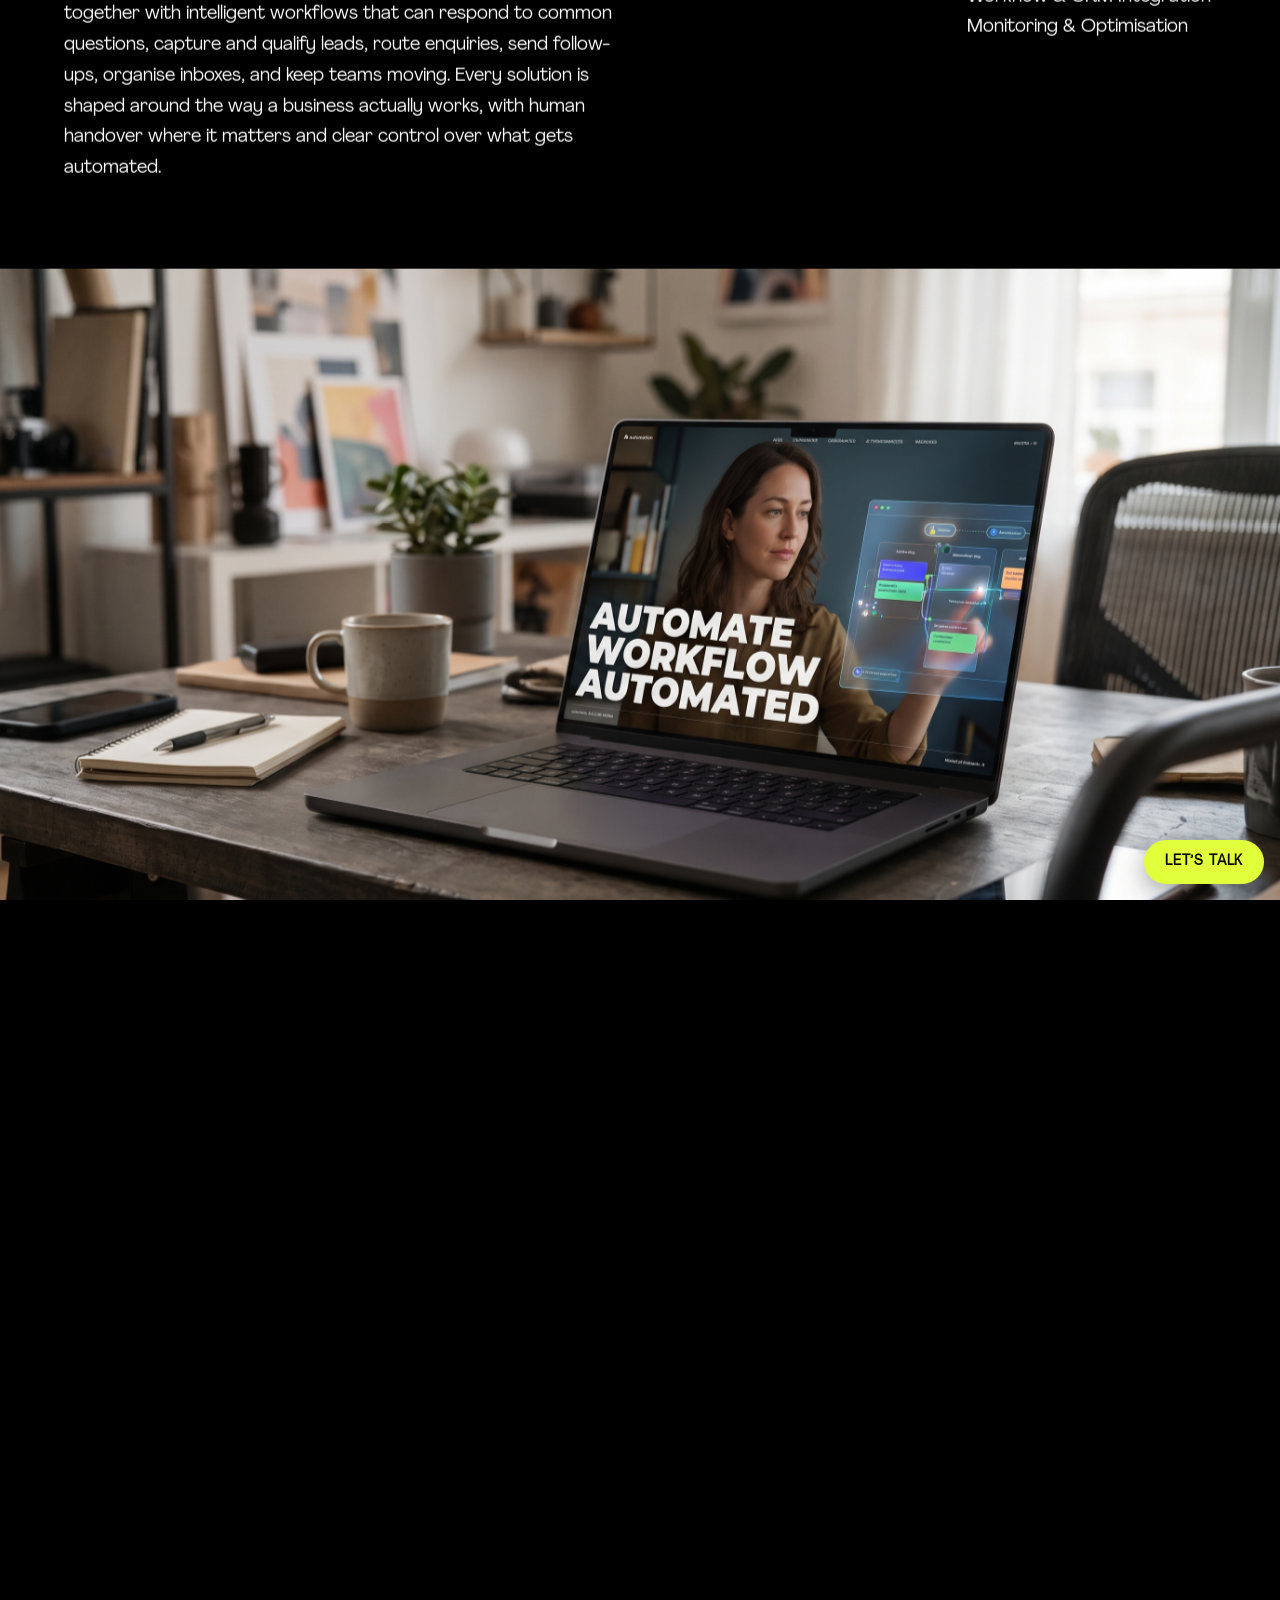
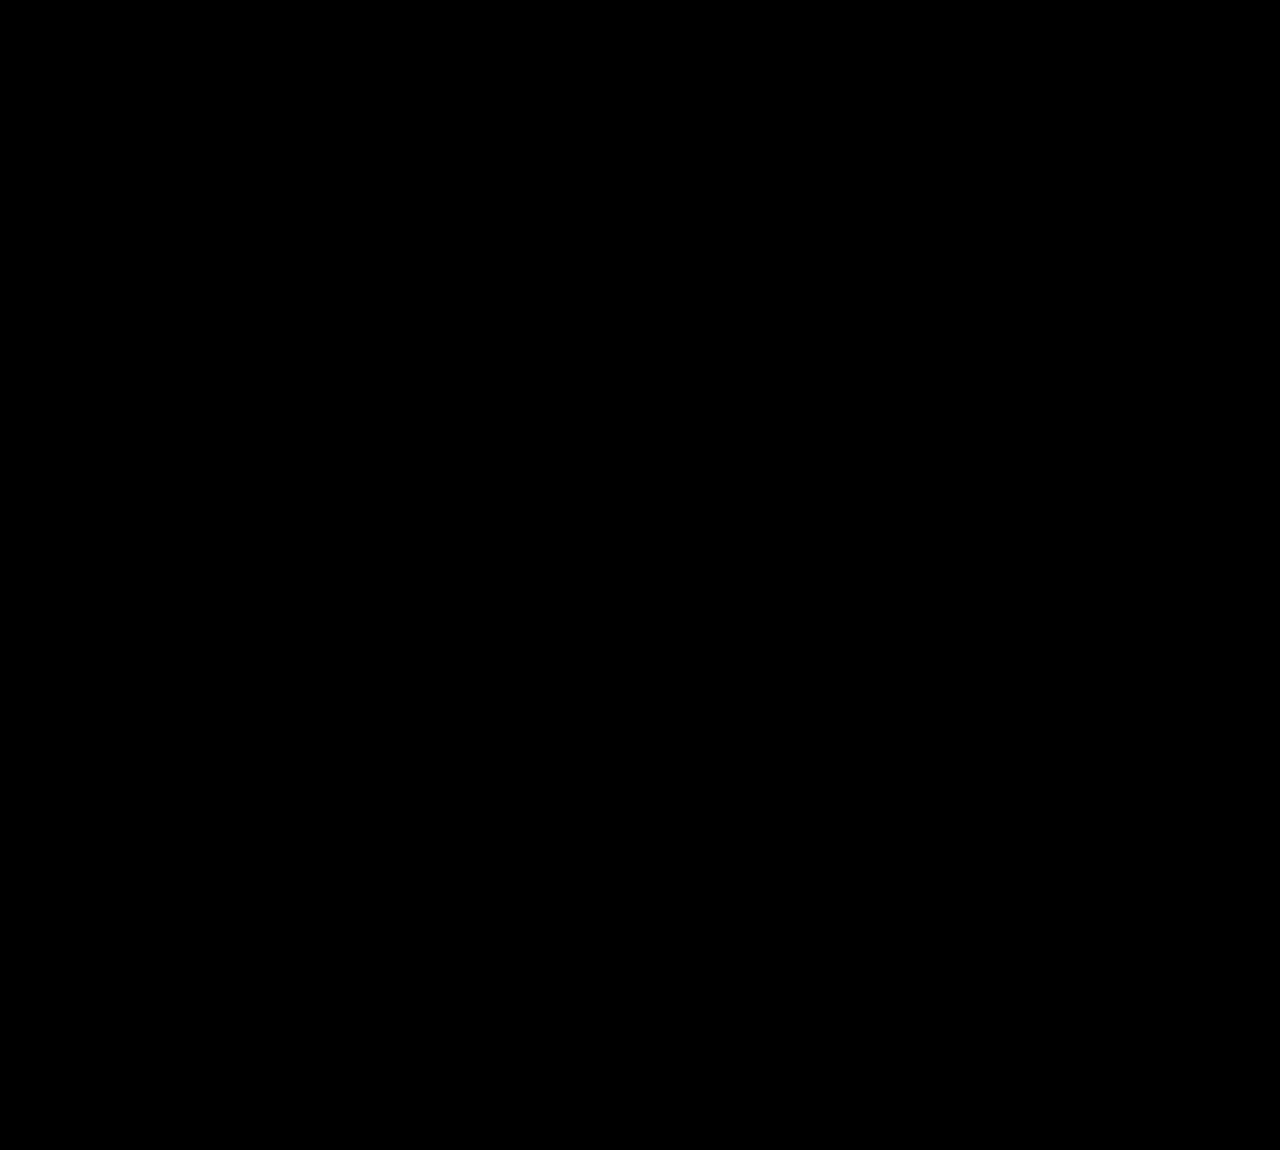
<file: auto.html>
<!DOCTYPE html>

<html class="" lang="en-IN">
<head>
<meta content="#000000" name="theme-color"/>
<meta charset="utf-8"/>
<meta content="width=device-width, initial-scale=1.0" name="viewport"/>





<title>AI Automation for Businesses | Echore</title>
<meta content="echore helps businesses work smarter with AI-powered automation for WhatsApp, Instagram, Gmail, and everyday business workflows." name="description"/>


<meta content="AI Automation for Businesses | Echore" property="og:title"/>
<meta content="echore helps businesses work smarter with AI-powered automation for WhatsApp, Instagram, Gmail, and everyday business workflows." property="og:description"/>
<meta content="Echore" property="og:site_name"/>





<meta content="summary_large_image" name="twitter:card"/>








<style id="global-styles-inline-css" type="text/css">
body{--wp--preset--color--black: #000000;--wp--preset--color--cyan-bluish-gray: #abb8c3;--wp--preset--color--white: #fff;--wp--preset--color--pale-pink: #f78da7;--wp--preset--color--vivid-red: #cf2e2e;--wp--preset--color--luminous-vivid-orange: #ff6900;--wp--preset--color--luminous-vivid-amber: #fcb900;--wp--preset--color--light-green-cyan: #7bdcb5;--wp--preset--color--vivid-green-cyan: #00d084;--wp--preset--color--pale-cyan-blue: #8ed1fc;--wp--preset--color--vivid-cyan-blue: #0693e3;--wp--preset--color--vivid-purple: #9b51e0;--wp--preset--color--purple: #5214FF;--wp--preset--color--red: #FF001F;--wp--preset--color--yellow: #FFCE00;--wp--preset--gradient--vivid-cyan-blue-to-vivid-purple: linear-gradient(135deg,rgba(6,147,227,1) 0%,rgb(155,81,224) 100%);--wp--preset--gradient--light-green-cyan-to-vivid-green-cyan: linear-gradient(135deg,rgb(122,220,180) 0%,rgb(0,208,130) 100%);--wp--preset--gradient--luminous-vivid-amber-to-luminous-vivid-orange: linear-gradient(135deg,rgba(252,185,0,1) 0%,rgba(255,105,0,1) 100%);--wp--preset--gradient--luminous-vivid-orange-to-vivid-red: linear-gradient(135deg,rgba(255,105,0,1) 0%,rgb(207,46,46) 100%);--wp--preset--gradient--very-light-gray-to-cyan-bluish-gray: linear-gradient(135deg,rgb(238,238,238) 0%,rgb(169,184,195) 100%);--wp--preset--gradient--cool-to-warm-spectrum: linear-gradient(135deg,rgb(74,234,220) 0%,rgb(151,120,209) 20%,rgb(207,42,186) 40%,rgb(238,44,130) 60%,rgb(251,105,98) 80%,rgb(254,248,76) 100%);--wp--preset--gradient--blush-light-purple: linear-gradient(135deg,rgb(255,206,236) 0%,rgb(152,150,240) 100%);--wp--preset--gradient--blush-bordeaux: linear-gradient(135deg,rgb(254,205,165) 0%,rgb(254,45,45) 50%,rgb(107,0,62) 100%);--wp--preset--gradient--luminous-dusk: linear-gradient(135deg,rgb(255,203,112) 0%,rgb(199,81,192) 50%,rgb(65,88,208) 100%);--wp--preset--gradient--pale-ocean: linear-gradient(135deg,rgb(255,245,203) 0%,rgb(182,227,212) 50%,rgb(51,167,181) 100%);--wp--preset--gradient--electric-grass: linear-gradient(135deg,rgb(202,248,128) 0%,rgb(113,206,126) 100%);--wp--preset--gradient--midnight: linear-gradient(135deg,rgb(2,3,129) 0%,rgb(40,116,252) 100%);--wp--preset--font-size--small: 13px;--wp--preset--font-size--medium: 20px;--wp--preset--font-size--large: 36px;--wp--preset--font-size--x-large: 42px;--wp--preset--spacing--20: 0.44rem;--wp--preset--spacing--30: 0.67rem;--wp--preset--spacing--40: 1rem;--wp--preset--spacing--50: 1.5rem;--wp--preset--spacing--60: 2.25rem;--wp--preset--spacing--70: 3.38rem;--wp--preset--spacing--80: 5.06rem;--wp--preset--shadow--natural: 6px 6px 9px rgba(0, 0, 0, 0.2);--wp--preset--shadow--deep: 12px 12px 50px rgba(0, 0, 0, 0.4);--wp--preset--shadow--sharp: 6px 6px 0px rgba(0, 0, 0, 0.2);--wp--preset--shadow--outlined: 6px 6px 0px -3px rgba(255, 255, 255, 1), 6px 6px rgba(0, 0, 0, 1);--wp--preset--shadow--crisp: 6px 6px 0px rgba(0, 0, 0, 1);}:where(.is-layout-flex){gap: 0.5em;}:where(.is-layout-grid){gap: 0.5em;}body .is-layout-flow > .alignleft{float: left;margin-inline-start: 0;margin-inline-end: 2em;}body .is-layout-flow > .alignright{float: right;margin-inline-start: 2em;margin-inline-end: 0;}body .is-layout-flow > .aligncenter{margin-left: auto !important;margin-right: auto !important;}body .is-layout-constrained > .alignleft{float: left;margin-inline-start: 0;margin-inline-end: 2em;}body .is-layout-constrained > .alignright{float: right;margin-inline-start: 2em;margin-inline-end: 0;}body .is-layout-constrained > .aligncenter{margin-left: auto !important;margin-right: auto !important;}body .is-layout-constrained > :where(:not(.alignleft):not(.alignright):not(.alignfull)){max-width: var(--wp--style--global--content-size);margin-left: auto !important;margin-right: auto !important;}body .is-layout-constrained > .alignwide{max-width: var(--wp--style--global--wide-size);}body .is-layout-flex{display: flex;}body .is-layout-flex{flex-wrap: wrap;align-items: center;}body .is-layout-flex > *{margin: 0;}body .is-layout-grid{display: grid;}body .is-layout-grid > *{margin: 0;}:where(.wp-block-columns.is-layout-flex){gap: 2em;}:where(.wp-block-columns.is-layout-grid){gap: 2em;}:where(.wp-block-post-template.is-layout-flex){gap: 1.25em;}:where(.wp-block-post-template.is-layout-grid){gap: 1.25em;}.has-black-color{color: var(--wp--preset--color--black) !important;}.has-cyan-bluish-gray-color{color: var(--wp--preset--color--cyan-bluish-gray) !important;}.has-white-color{color: var(--wp--preset--color--white) !important;}.has-pale-pink-color{color: var(--wp--preset--color--pale-pink) !important;}.has-vivid-red-color{color: var(--wp--preset--color--vivid-red) !important;}.has-luminous-vivid-orange-color{color: var(--wp--preset--color--luminous-vivid-orange) !important;}.has-luminous-vivid-amber-color{color: var(--wp--preset--color--luminous-vivid-amber) !important;}.has-light-green-cyan-color{color: var(--wp--preset--color--light-green-cyan) !important;}.has-vivid-green-cyan-color{color: var(--wp--preset--color--vivid-green-cyan) !important;}.has-pale-cyan-blue-color{color: var(--wp--preset--color--pale-cyan-blue) !important;}.has-vivid-cyan-blue-color{color: var(--wp--preset--color--vivid-cyan-blue) !important;}.has-vivid-purple-color{color: var(--wp--preset--color--vivid-purple) !important;}.has-black-background-color{background-color: var(--wp--preset--color--black) !important;}.has-cyan-bluish-gray-background-color{background-color: var(--wp--preset--color--cyan-bluish-gray) !important;}.has-white-background-color{background-color: var(--wp--preset--color--white) !important;}.has-pale-pink-background-color{background-color: var(--wp--preset--color--pale-pink) !important;}.has-vivid-red-background-color{background-color: var(--wp--preset--color--vivid-red) !important;}.has-luminous-vivid-orange-background-color{background-color: var(--wp--preset--color--luminous-vivid-orange) !important;}.has-luminous-vivid-amber-background-color{background-color: var(--wp--preset--color--luminous-vivid-amber) !important;}.has-light-green-cyan-background-color{background-color: var(--wp--preset--color--light-green-cyan) !important;}.has-vivid-green-cyan-background-color{background-color: var(--wp--preset--color--vivid-green-cyan) !important;}.has-pale-cyan-blue-background-color{background-color: var(--wp--preset--color--pale-cyan-blue) !important;}.has-vivid-cyan-blue-background-color{background-color: var(--wp--preset--color--vivid-cyan-blue) !important;}.has-vivid-purple-background-color{background-color: var(--wp--preset--color--vivid-purple) !important;}.has-black-border-color{border-color: var(--wp--preset--color--black) !important;}.has-cyan-bluish-gray-border-color{border-color: var(--wp--preset--color--cyan-bluish-gray) !important;}.has-white-border-color{border-color: var(--wp--preset--color--white) !important;}.has-pale-pink-border-color{border-color: var(--wp--preset--color--pale-pink) !important;}.has-vivid-red-border-color{border-color: var(--wp--preset--color--vivid-red) !important;}.has-luminous-vivid-orange-border-color{border-color: var(--wp--preset--color--luminous-vivid-orange) !important;}.has-luminous-vivid-amber-border-color{border-color: var(--wp--preset--color--luminous-vivid-amber) !important;}.has-light-green-cyan-border-color{border-color: var(--wp--preset--color--light-green-cyan) !important;}.has-vivid-green-cyan-border-color{border-color: var(--wp--preset--color--vivid-green-cyan) !important;}.has-pale-cyan-blue-border-color{border-color: var(--wp--preset--color--pale-cyan-blue) !important;}.has-vivid-cyan-blue-border-color{border-color: var(--wp--preset--color--vivid-cyan-blue) !important;}.has-vivid-purple-border-color{border-color: var(--wp--preset--color--vivid-purple) !important;}.has-vivid-cyan-blue-to-vivid-purple-gradient-background{background: var(--wp--preset--gradient--vivid-cyan-blue-to-vivid-purple) !important;}.has-light-green-cyan-to-vivid-green-cyan-gradient-background{background: var(--wp--preset--gradient--light-green-cyan-to-vivid-green-cyan) !important;}.has-luminous-vivid-amber-to-luminous-vivid-orange-gradient-background{background: var(--wp--preset--gradient--luminous-vivid-amber-to-luminous-vivid-orange) !important;}.has-luminous-vivid-orange-to-vivid-red-gradient-background{background: var(--wp--preset--gradient--luminous-vivid-orange-to-vivid-red) !important;}.has-very-light-gray-to-cyan-bluish-gray-gradient-background{background: var(--wp--preset--gradient--very-light-gray-to-cyan-bluish-gray) !important;}.has-cool-to-warm-spectrum-gradient-background{background: var(--wp--preset--gradient--cool-to-warm-spectrum) !important;}.has-blush-light-purple-gradient-background{background: var(--wp--preset--gradient--blush-light-purple) !important;}.has-blush-bordeaux-gradient-background{background: var(--wp--preset--gradient--blush-bordeaux) !important;}.has-luminous-dusk-gradient-background{background: var(--wp--preset--gradient--luminous-dusk) !important;}.has-pale-ocean-gradient-background{background: var(--wp--preset--gradient--pale-ocean) !important;}.has-electric-grass-gradient-background{background: var(--wp--preset--gradient--electric-grass) !important;}.has-midnight-gradient-background{background: var(--wp--preset--gradient--midnight) !important;}.has-small-font-size{font-size: var(--wp--preset--font-size--small) !important;}.has-medium-font-size{font-size: var(--wp--preset--font-size--medium) !important;}.has-large-font-size{font-size: var(--wp--preset--font-size--large) !important;}.has-x-large-font-size{font-size: var(--wp--preset--font-size--x-large) !important;}
.wp-block-navigation a:where(:not(.wp-element-button)){color: inherit;}
:where(.wp-block-post-template.is-layout-flex){gap: 1.25em;}:where(.wp-block-post-template.is-layout-grid){gap: 1.25em;}
:where(.wp-block-columns.is-layout-flex){gap: 2em;}:where(.wp-block-columns.is-layout-grid){gap: 2em;}
.wp-block-pullquote{font-size: 1.5em;line-height: 1.6;}
</style>

<link href="assets/css/main.css" id="custom_css-css" media="all" rel="stylesheet" type="text/css"/>
<script id="jquery-core-js" src="assets/js/jquery.min.js" type="text/javascript"></script>













<meta content="website" property="og:type"/>
<link href="assets/favicon.svg" rel="icon" type="image/svg+xml"/>
<link href="https://fonts.googleapis.com" rel="preconnect"/><link crossorigin="" href="https://fonts.gstatic.com" rel="preconnect"/>
<link href="https://fonts.googleapis.com/css2?family=Anton&display=swap" rel="stylesheet"/>
<link href="assets/css/echore-sub.css" rel="stylesheet"/>
</head>
<body data-barba="wrapper">
<div class="pre-load">
<style media="screen">
		.main-wrap {
			opacity: 0;
			/* clip-path: circle(0);
			-webkit-clip-path: circle(0); */
		}
	</style>

<div class="load-svg flex">
<svg viewbox="0 0 298.2 490" xmlns="http://www.w3.org/2000/svg"><defs><style>.cls-1{fill:#fff;}</style></defs><g data-name="Layer 2" id="Layer_2"><g data-name="Layer 1" id="Layer_1-2"><path class="cls-1 l-mask" d="M0,490,7,0H140V448h17.5c7-80.5,35.7-101.5,132.3-88.9L298.2,490Z"></path></g></g></svg>
<svg viewbox="0 0 516.6 516.6" xmlns="http://www.w3.org/2000/svg"><defs><style>.cls-1{fill:#fff;}</style></defs><g data-name="Layer 2" id="Layer_2"><g data-name="Layer 1" id="Layer_1-2"><path class="cls-1 o-mask" d="M516.6,258.3c0,142.8-115.5,258.3-258.3,258.3S0,401.1,0,258.3,115.5,0,258.3,0,516.6,115.5,516.6,258.3Zm-135.1,0c0-67.9-55.3-123.2-123.2-123.2S135.1,190.4,135.1,258.3s55.3,123.2,123.2,123.2S381.5,326.2,381.5,258.3Z"></path></g></g></svg>
<svg viewbox="0 0 420.7 490" xmlns="http://www.w3.org/2000/svg"><defs><style>.cls-1{fill:#fff;}</style></defs><g data-name="Layer 2" id="Layer_2"><g data-name="Layer 1" id="Layer_1-2"><path class="cls-1 a-mask" d="M261.8,412.3H158.9L147,490H0L106.4,0H314.3L420.7,490h-147Zm-15.4-96.6c-7-28.7-23.1-153.3-23.1-195.3H198.8c0,42-17.5,166.6-24.5,195.3Z"></path></g></g></svg>
<svg viewbox="0 0 348.89 497.07" xmlns="http://www.w3.org/2000/svg"><defs><style>.cls-1{fill:#fff;}</style></defs><g data-name="Layer 2" id="Layer_2"><g data-name="Layer 1" id="Layer_1-2"><path class="cls-1 d-mask" d="M120.4.77c152.6-8.4,221.2,51.8,227.5,166.6,12.6,231.7-97.3,329-195.3,329L0,497.07l4.9-490Zm16.1,380.8c46.9,0,76.3-71.4,69.3-176.4-4.9-75.6-19.6-104.3-79.1-94.5Z"></path></g></g></svg>
</div>
</div>
<main class="work-template-default single single-work postid-741 main-wrap" data-barba="container" data-barba-namespace="work" data-bg="#000" style="--bg-colour:#000">
<div asscroll-container="" class="asscroll-container" id="asscroll-wrap">
<div asscroll="" class="inner" id="asscroll">
<header>
<div class="">
<div class="wrapper flex items-center justify-between">
<a aria-label="Echore Studio Home" class="logo block echore-logo" data-barba-prevent="all" href="index.html"><div class="echore-logo__mark"><span>ECHORE</span><span>STUDIO</span></div></a>
<div class="nav-wrapper">
<nav class="main-navigation" id="site-navigation" role="navigation">
<div class="menu-main-container"><ul class="menu" id="menu-main"><li class="menu-item"><a data-barba-prevent="all" href="index.html">Home</a></li><li class="menu-item"><a data-barba-prevent="all" href="index.html#work">Services</a></li><li class="menu-item"><a data-barba-prevent="all" href="index.html#about">About</a></li><li class="menu-item"><a data-barba-prevent="all" href="echore-contact.html">Contact</a></li></ul></div> </nav>
</div>
</div>
</div>
</header>
<div class="test">
<div class="case-study lg-pt3 lgr-pt5">
<div class="wrapper wrapper--inner">
<div class="case-study__intro pt8 lgr-my8 lgr-pt0 md-px4 lg-px0 lg-flex justify-between flex-wrap md-mx-auto">
<h1 class="white col-12 case-study__title">AI Automation</h1>
<div class="intro-item my2 lg-col-6 lgr-col-7 lgr-pr4 white">
<p>echore helps ambitious businesses take repetitive work off their teams’ hands with practical, AI-powered automation. From handling customer conversations to organising enquiries and streamlining everyday admin, we connect the tools businesses already use and turn scattered tasks into smoother, more reliable workflows.</p>
<p>Our automation services bring WhatsApp, Instagram, and Gmail together with intelligent workflows that can respond to common questions, capture and qualify leads, route enquiries, send follow-ups, organise inboxes, and keep teams moving. Every solution is shaped around the way a business actually works, with human handover where it matters and clear control over what gets automated.</p>
</div>
<div class="columns lg-col-6 lgr-col-5 sm-flex sm-mxn3 lg-mxn2 lgr-mxn4">
<div class="intro-item column my2 sm-px3 lg-px2 lgr-px4">
<span class="grey p block">Platforms</span>
<span class="p white block">WhatsApp Business</span>
<span class="p white block">Instagram</span>
<span class="p white block">Gmail</span>
<span class="p white block">Google Workspace</span>
<span class="p white block">CRM & API Integrations</span>
</div>
<div class="intro-item column my2 sm-px3 lg-px2 lgr-px4">
<span class="grey p block">Services</span>
<span class="p white block">AI Chat & Support Agents</span>
<span class="p white block">WhatsApp Automation</span>
<span class="p white block">Instagram DM Automation</span>
<span class="p white block">Gmail & Inbox Automation</span>
<span class="p white block">Lead Capture & Follow-ups</span>
<span class="p white block">Workflow & CRM Integration</span>
<span class="p white block">Monitoring & Optimisation</span>
</div>
</div>
</div>
</div>
<div class="case-study__content">
<div class="image-block image-block--full">
<div class="wrapper">
<div class="img-wrap">
<img alt="echore AI automation service showcase" class="attachment-large-image size-large-image" decoding="async" fetchpriority="high" height="1554" loading="eager" src="auto1.png" width="2560"/>
</div> </div>
</div>

<div class="offset-text lg-my5 lgr-my8 md-px4 lg-px0 md-mx-auto">
<div class="wrapper wrapper--inner">
<div class="text-wrap lg-flex justify-between">
<h2 class="offset-text__title h2 white my3 lg-my0 lg-col-6 lg-pr6 lgr-col-5">Less Busywork<br/>
More<br/>
Momentum</h2>
<div class="my3 white lg-col-6 lg-my0">
<p>Good automation should feel less like adding another tool and more like removing friction from the way a business runs. echore maps the repetitive steps behind customer enquiries and internal admin, then builds connected workflows around them. On WhatsApp and Instagram, AI-assisted agents can answer routine questions, collect useful details, qualify leads, and pass conversations to a person whenever judgement or a personal touch is needed.</p>
<p>In Gmail, automations can sort incoming messages, identify priority enquiries, prepare draft replies, extract key information, and trigger timely follow-ups. These workflows can connect with calendars, spreadsheets, CRMs, and other business systems to reduce manual copying and missed handovers. We focus on practical outcomes: faster responses, more consistent processes, and more time for your team to do work that actually needs them.</p>
</div>
</div>
</div>
</div>


 


<script src="https://c.sproutvideo.com/player_api.js" type="text/javascript"></script>



<script id="scripts-js" src="assets/js/main.js" type="text/javascript"></script>
</div>
</div>

<a class="echore-next" data-barba-prevent="all" href="crea.html"><span>Next service</span><strong>Creative Services <i aria-hidden="true">→</i></strong></a>
<footer class="echore-footer"><div class="wrapper"><div class="echore-footer__row">
<a aria-label="Echore Studio Home" class="echore-logo" data-barba-prevent="all" href="index.html"><div class="echore-logo__mark"><span>ECHORE</span><span>STUDIO</span></div></a>
<div class="echore-footer__icons"><a aria-label="Echore on X" href="https://twitter.com/echore" rel="noopener noreferrer" target="_blank">X</a><a aria-label="Echore on Instagram" href="https://www.instagram.com/echore/" rel="noopener noreferrer" target="_blank">Instagram</a></div>
<div class="echore-footer__meta"><span>New Delhi, India</span><a href="tel:+917011588835">+91 7011588835</a><a href="mailto:contact@echore.in">contact@echore.in</a><span>© Echore. All Rights Reserved 2026.</span></div>
</div></div></footer></div></div></div></main>
<div class="swipe"></div>
<a class="echore-cta" data-barba-prevent="all" href="echore-contact.html">Let’s talk</a><script>setTimeout(function(){var m=document.querySelector('.main-wrap'),p=document.querySelector('.pre-load');if(m&&getComputedStyle(m).opacity==='0'){m.style.opacity='1';if(p)p.style.display='none';}},7000);</script></body>
</html>
</file>
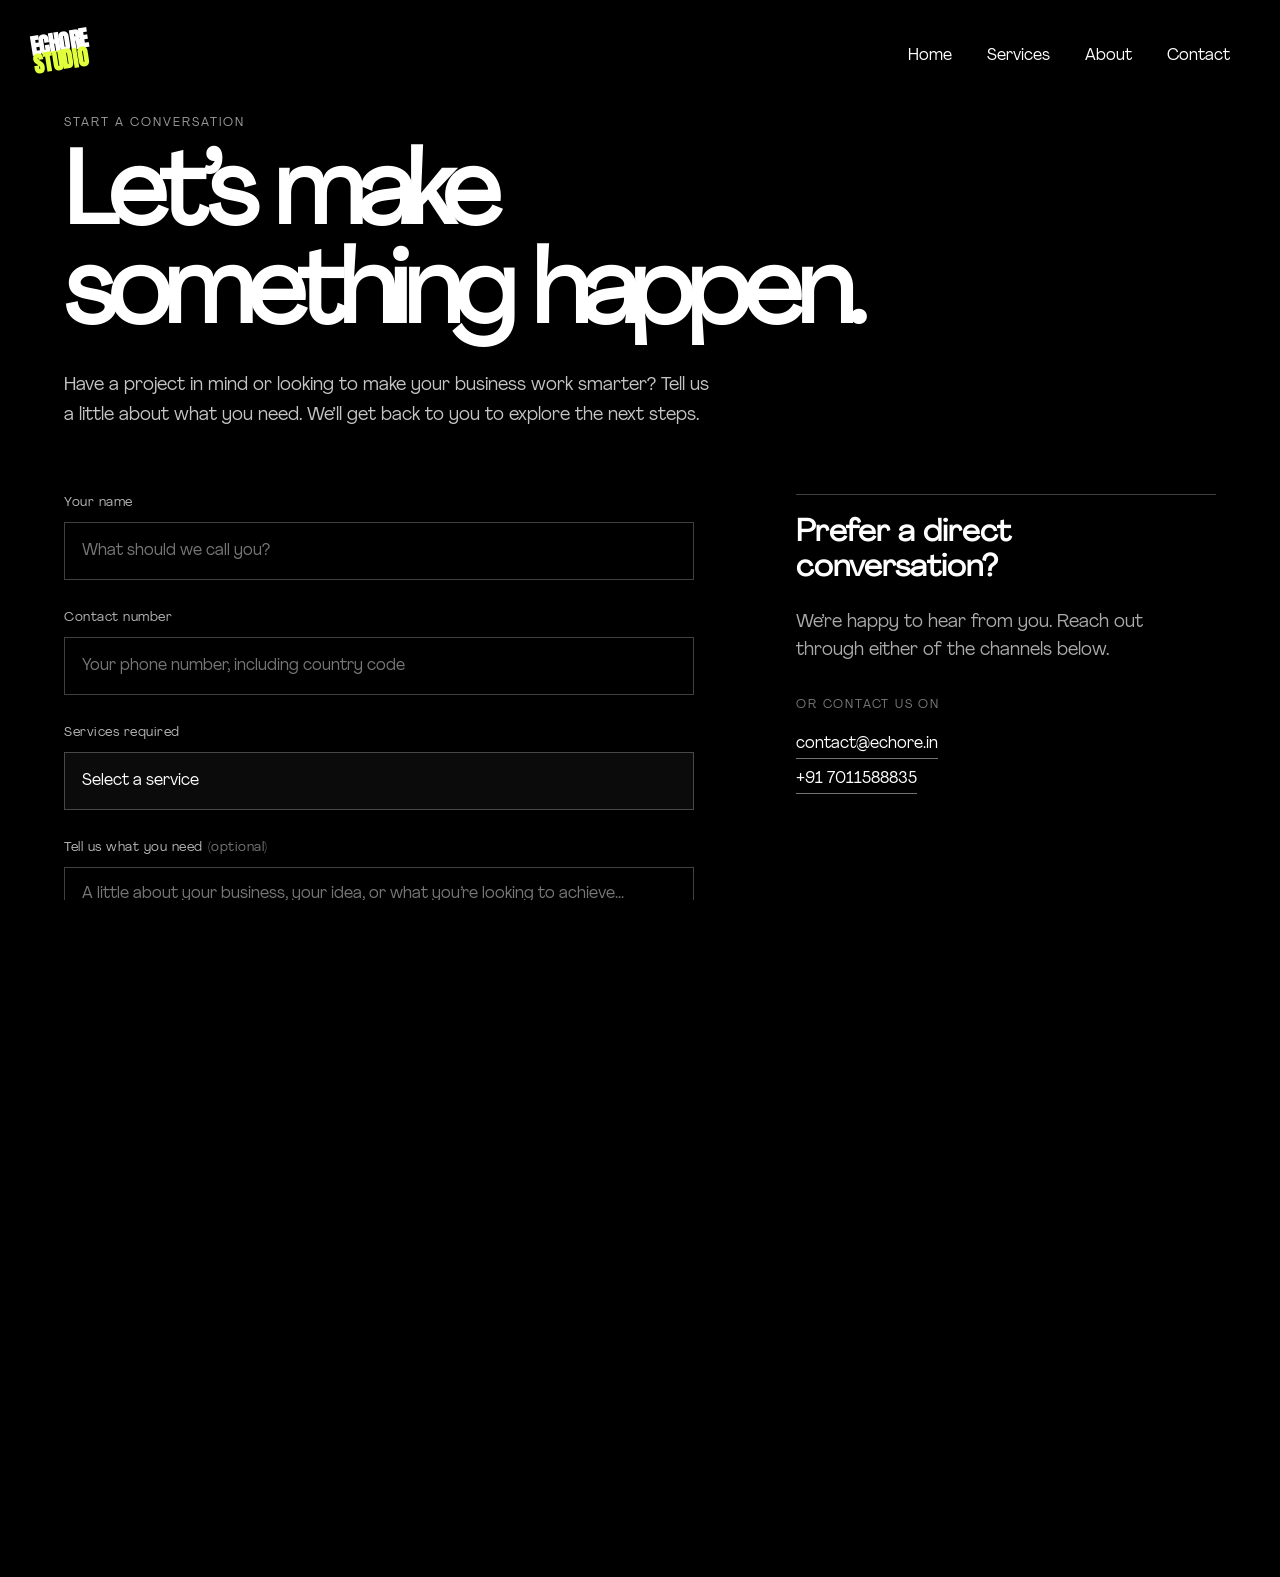
<file: echore-contact.html>
<!DOCTYPE html>

<html class="" lang="en-IN">
<head>
<meta content="#000000" name="theme-color"/>
<meta charset="utf-8"/>
<meta content="width=device-width, initial-scale=1.0" name="viewport"/>





<title>Contact Echore | Let’s Build Something Together</title>
<meta content="Get in touch with echore to discuss web and app development, AI automation, creative services, or e-commerce solutions for your business." name="description"/>


<meta content="Contact Echore | Let’s Build Something Together" property="og:title"/>
<meta content="Get in touch with echore to discuss web and app development, AI automation, creative services, or e-commerce solutions for your business." property="og:description"/>
<meta content="Echore" property="og:site_name"/>

<meta content="summary_large_image" name="twitter:card"/>








<style id="global-styles-inline-css" type="text/css">

body{--wp--preset--color--black: #000000;--wp--preset--color--cyan-bluish-gray: #abb8c3;--wp--preset--color--white: #fff;--wp--preset--color--pale-pink: #f78da7;--wp--preset--color--vivid-red: #cf2e2e;--wp--preset--color--luminous-vivid-orange: #ff6900;--wp--preset--color--luminous-vivid-amber: #fcb900;--wp--preset--color--light-green-cyan: #7bdcb5;--wp--preset--color--vivid-green-cyan: #00d084;--wp--preset--color--pale-cyan-blue: #8ed1fc;--wp--preset--color--vivid-cyan-blue: #0693e3;--wp--preset--color--vivid-purple: #9b51e0;--wp--preset--color--purple: #5214FF;--wp--preset--color--red: #FF001F;--wp--preset--color--yellow: #FFCE00;--wp--preset--gradient--vivid-cyan-blue-to-vivid-purple: linear-gradient(135deg,rgba(6,147,227,1) 0%,rgb(155,81,224) 100%);--wp--preset--gradient--light-green-cyan-to-vivid-green-cyan: linear-gradient(135deg,rgb(122,220,180) 0%,rgb(0,208,130) 100%);--wp--preset--gradient--luminous-vivid-amber-to-luminous-vivid-orange: linear-gradient(135deg,rgba(252,185,0,1) 0%,rgba(255,105,0,1) 100%);--wp--preset--gradient--luminous-vivid-orange-to-vivid-red: linear-gradient(135deg,rgba(255,105,0,1) 0%,rgb(207,46,46) 100%);--wp--preset--gradient--very-light-gray-to-cyan-bluish-gray: linear-gradient(135deg,rgb(238,238,238) 0%,rgb(169,184,195) 100%);--wp--preset--gradient--cool-to-warm-spectrum: linear-gradient(135deg,rgb(74,234,220) 0%,rgb(151,120,209) 20%,rgb(207,42,186) 40%,rgb(238,44,130) 60%,rgb(251,105,98) 80%,rgb(254,248,76) 100%);--wp--preset--gradient--blush-light-purple: linear-gradient(135deg,rgb(255,206,236) 0%,rgb(152,150,240) 100%);--wp--preset--gradient--blush-bordeaux: linear-gradient(135deg,rgb(254,205,165) 0%,rgb(254,45,45) 50%,rgb(107,0,62) 100%);--wp--preset--gradient--luminous-dusk: linear-gradient(135deg,rgb(255,203,112) 0%,rgb(199,81,192) 50%,rgb(65,88,208) 100%);--wp--preset--gradient--pale-ocean: linear-gradient(135deg,rgb(255,245,203) 0%,rgb(182,227,212) 50%,rgb(51,167,181) 100%);--wp--preset--gradient--electric-grass: linear-gradient(135deg,rgb(202,248,128) 0%,rgb(113,206,126) 100%);--wp--preset--gradient--midnight: linear-gradient(135deg,rgb(2,3,129) 0%,rgb(40,116,252) 100%);--wp--preset--font-size--small: 13px;--wp--preset--font-size--medium: 20px;--wp--preset--font-size--large: 36px;--wp--preset--font-size--x-large: 42px;--wp--preset--spacing--20: 0.44rem;--wp--preset--spacing--30: 0.67rem;--wp--preset--spacing--40: 1rem;--wp--preset--spacing--50: 1.5rem;--wp--preset--spacing--60: 2.25rem;--wp--preset--spacing--70: 3.38rem;--wp--preset--spacing--80: 5.06rem;--wp--preset--shadow--natural: 6px 6px 9px rgba(0, 0, 0, 0.2);--wp--preset--shadow--deep: 12px 12px 50px rgba(0, 0, 0, 0.4);--wp--preset--shadow--sharp: 6px 6px 0px rgba(0, 0, 0, 0.2);--wp--preset--shadow--outlined: 6px 6px 0px -3px rgba(255, 255, 255, 1), 6px 6px rgba(0, 0, 0, 1);--wp--preset--shadow--crisp: 6px 6px 0px rgba(0, 0, 0, 1);}:where(.is-layout-flex){gap: 0.5em;}:where(.is-layout-grid){gap: 0.5em;}body .is-layout-flow > .alignleft{float: left;margin-inline-start: 0;margin-inline-end: 2em;}body .is-layout-flow > .alignright{float: right;margin-inline-start: 2em;margin-inline-end: 0;}body .is-layout-flow > .aligncenter{margin-left: auto !important;margin-right: auto !important;}body .is-layout-constrained > .alignleft{float: left;margin-inline-start: 0;margin-inline-end: 2em;}body .is-layout-constrained > .alignright{float: right;margin-inline-start: 2em;margin-inline-end: 0;}body .is-layout-constrained > .aligncenter{margin-left: auto !important;margin-right: auto !important;}body .is-layout-constrained > :where(:not(.alignleft):not(.alignright):not(.alignfull)){max-width: var(--wp--style--global--content-size);margin-left: auto !important;margin-right: auto !important;}body .is-layout-constrained > .alignwide{max-width: var(--wp--style--global--wide-size);}body .is-layout-flex{display: flex;}body .is-layout-flex{flex-wrap: wrap;align-items: center;}body .is-layout-flex > \*{margin: 0;}body .is-layout-grid{display: grid;}body .is-layout-grid > \*{margin: 0;}:where(.wp-block-columns.is-layout-flex){gap: 2em;}:where(.wp-block-columns.is-layout-grid){gap: 2em;}:where(.wp-block-post-template.is-layout-flex){gap: 1.25em;}:where(.wp-block-post-template.is-layout-grid){gap: 1.25em;}.has-black-color{color: var(--wp--preset--color--black) !important;}.has-cyan-bluish-gray-color{color: var(--wp--preset--color--cyan-bluish-gray) !important;}.has-white-color{color: var(--wp--preset--color--white) !important;}.has-pale-pink-color{color: var(--wp--preset--color--pale-pink) !important;}.has-vivid-red-color{color: var(--wp--preset--color--vivid-red) !important;}.has-luminous-vivid-orange-color{color: var(--wp--preset--color--luminous-vivid-orange) !important;}.has-luminous-vivid-amber-color{color: var(--wp--preset--color--luminous-vivid-amber) !important;}.has-light-green-cyan-color{color: var(--wp--preset--color--light-green-cyan) !important;}.has-vivid-green-cyan-color{color: var(--wp--preset--color--vivid-green-cyan) !important;}.has-pale-cyan-blue-color{color: var(--wp--preset--color--pale-cyan-blue) !important;}.has-vivid-cyan-blue-color{color: var(--wp--preset--color--vivid-cyan-blue) !important;}.has-vivid-purple-color{color: var(--wp--preset--color--vivid-purple) !important;}.has-black-background-color{background-color: var(--wp--preset--color--black) !important;}.has-cyan-bluish-gray-background-color{background-color: var(--wp--preset--color--cyan-bluish-gray) !important;}.has-white-background-color{background-color: var(--wp--preset--color--white) !important;}.has-pale-pink-background-color{background-color: var(--wp--preset--color--pale-pink) !important;}.has-vivid-red-background-color{background-color: var(--wp--preset--color--vivid-red) !important;}.has-luminous-vivid-orange-background-color{background-color: var(--wp--preset--color--luminous-vivid-orange) !important;}.has-luminous-vivid-amber-background-color{background-color: var(--wp--preset--color--luminous-vivid-amber) !important;}.has-light-green-cyan-background-color{background-color: var(--wp--preset--color--light-green-cyan) !important;}.has-vivid-green-cyan-background-color{background-color: var(--wp--preset--color--vivid-green-cyan) !important;}.has-pale-cyan-blue-background-color{background-color: var(--wp--preset--color--pale-cyan-blue) !important;}.has-vivid-cyan-blue-background-color{background-color: var(--wp--preset--color--vivid-cyan-blue) !important;}.has-vivid-purple-background-color{background-color: var(--wp--preset--color--vivid-purple) !important;}.has-black-border-color{border-color: var(--wp--preset--color--black) !important;}.has-cyan-bluish-gray-border-color{border-color: var(--wp--preset--color--cyan-bluish-gray) !important;}.has-white-border-color{border-color: var(--wp--preset--color--white) !important;}.has-pale-pink-border-color{border-color: var(--wp--preset--color--pale-pink) !important;}.has-vivid-red-border-color{border-color: var(--wp--preset--color--vivid-red) !important;}.has-luminous-vivid-orange-border-color{border-color: var(--wp--preset--color--luminous-vivid-orange) !important;}.has-luminous-vivid-amber-border-color{border-color: var(--wp--preset--color--luminous-vivid-amber) !important;}.has-light-green-cyan-border-color{border-color: var(--wp--preset--color--light-green-cyan) !important;}.has-vivid-green-cyan-border-color{border-color: var(--wp--preset--color--vivid-green-cyan) !important;}.has-pale-cyan-blue-border-color{border-color: var(--wp--preset--color--pale-cyan-blue) !important;}.has-vivid-cyan-blue-border-color{border-color: var(--wp--preset--color--vivid-cyan-blue) !important;}.has-vivid-purple-border-color{border-color: var(--wp--preset--color--vivid-purple) !important;}.has-vivid-cyan-blue-to-vivid-purple-gradient-background{background: var(--wp--preset--gradient--vivid-cyan-blue-to-vivid-purple) !important;}.has-light-green-cyan-to-vivid-green-cyan-gradient-background{background: var(--wp--preset--gradient--light-green-cyan-to-vivid-green-cyan) !important;}.has-luminous-vivid-amber-to-luminous-vivid-orange-gradient-background{background: var(--wp--preset--gradient--luminous-vivid-amber-to-luminous-vivid-orange) !important;}.has-luminous-vivid-orange-to-vivid-red-gradient-background{background: var(--wp--preset--gradient--luminous-vivid-orange-to-vivid-red) !important;}.has-very-light-gray-to-cyan-bluish-gray-gradient-background{background: var(--wp--preset--gradient--very-light-gray-to-cyan-bluish-gray) !important;}.has-cool-to-warm-spectrum-gradient-background{background: var(--wp--preset--gradient--cool-to-warm-spectrum) !important;}.has-blush-light-purple-gradient-background{background: var(--wp--preset--gradient--blush-light-purple) !important;}.has-blush-bordeaux-gradient-background{background: var(--wp--preset--gradient--blush-bordeaux) !important;}.has-luminous-dusk-gradient-background{background: var(--wp--preset--gradient--luminous-dusk) !important;}.has-pale-ocean-gradient-background{background: var(--wp--preset--gradient--pale-ocean) !important;}.has-electric-grass-gradient-background{background: var(--wp--preset--gradient--electric-grass) !important;}.has-midnight-gradient-background{background: var(--wp--preset--gradient--midnight) !important;}.has-small-font-size{font-size: var(--wp--preset--font-size--small) !important;}.has-medium-font-size{font-size: var(--wp--preset--font-size--medium) !important;}.has-large-font-size{font-size: var(--wp--preset--font-size--large) !important;}.has-x-large-font-size{font-size: var(--wp--preset--font-size--x-large) !important;}

.wp-block-navigation a:where(:not(.wp-element-button)){color: inherit;}

:where(.wp-block-post-template.is-layout-flex){gap: 1.25em;}:where(.wp-block-post-template.is-layout-grid){gap: 1.25em;}

:where(.wp-block-columns.is-layout-flex){gap: 2em;}:where(.wp-block-columns.is-layout-grid){gap: 2em;}

.wp-block-pullquote{font-size: 1.5em;line-height: 1.6;}

</style>

<link href="assets/css/main.css" id="custom_css-css" media="all" rel="stylesheet" type="text/css"/>
<script id="jquery-core-js" src="assets/js/jquery.min.js" type="text/javascript"></script>












<style id="echore-contact-styles">

.contact-page { padding: clamp(4rem, 9vw, 9rem) 0 clamp(5rem, 10vw, 10rem); color: #fff; }

.contact-page__intro { margin-bottom: clamp(2.5rem, 5vw, 5rem); }

.contact-page__eyebrow { color: #999; font-size: .78rem; letter-spacing: .16em; text-transform: uppercase; display: block; margin-bottom: 1.2rem; }

.contact-page__title { color: #fff; font-size: clamp(3.2rem, 8vw, 7.5rem); line-height: .96; letter-spacing: -.055em; max-width: 1000px; margin: 0 0 1.5rem; }

.contact-page__lead { color: #c4c4c4; max-width: 650px; font-size: clamp(1rem, 1.4vw, 1.2rem); line-height: 1.65; }

.contact-layout { display: grid; grid-template-columns: minmax(0, 1.2fr) minmax(250px, .8fr); gap: clamp(2.5rem, 8vw, 8rem); align-items: start; }

.contact-form { width: 100%; }

.contact-field { margin-bottom: 1.8rem; }

.contact-field label { display: block; color: #b8b8b8; font-size: .82rem; letter-spacing: .04em; margin-bottom: .7rem; }

.contact-field input, .contact-field select, .contact-field textarea { width: 100%; color: #fff; background: rgba(255,255,255,.045); border: 1px solid rgba(255,255,255,.25); border-radius: 0; padding: 1rem 1.05rem; font: inherit; font-size: 1rem; outline: none; transition: border-color .2s ease, background .2s ease; }

.contact-field input, .contact-field select { min-height: 58px; }

.contact-field textarea { min-height: 145px; resize: vertical; }

.contact-field input:focus, .contact-field select:focus, .contact-field textarea:focus { border-color: #fff; background: rgba(255,255,255,.08); }

.contact-field select { appearance: none; padding-right: 3rem; }

.contact-field select option { background: #111; color: #fff; }

.contact-field select { background-image: none; }

.contact-field input::placeholder, .contact-field textarea::placeholder { color: #777; }

.contact-submit { display: inline-flex; align-items: center; justify-content: space-between; gap: 2.5rem; min-width: 220px; padding: 1.1rem 1.35rem; color: #000; background: #fff; border: 1px solid #fff; font: inherit; cursor: pointer; transition: background .2s ease, color .2s ease; }

.contact-submit:hover { color: #fff; background: transparent; }

.contact-details { border-top: 1px solid rgba(255,255,255,.25); padding-top: 1.3rem; }

.contact-details h2 { color: #fff; font-size: clamp(1.5rem, 2.4vw, 2.2rem); line-height: 1.15; margin: 0 0 1.4rem; }

.contact-details p { color: #aaa; line-height: 1.6; margin-bottom: 1.6rem; }

.contact-details a { color: #fff; text-decoration: none; display: inline-block; margin: .3rem 0; border-bottom: 1px solid rgba(255,255,255,.45); padding-bottom: .2rem; }

.contact-details a:hover { border-color: #fff; }

.contact-or { color: #777; font-size: .75rem; letter-spacing: .15em; text-transform: uppercase; margin: 2rem 0 1rem; }

.contact-note { color: #777; font-size: .82rem; line-height: 1.5; margin-top: 1rem; }

@media (max-width: 767px) { .contact-layout { grid-template-columns: 1fr; gap: 3.5rem; } .contact-page { padding-top: 4rem; } }

</style>

<meta content="website" property="og:type"/>
<link href="assets/favicon.svg" rel="icon" type="image/svg+xml"/>
<link href="https://fonts.googleapis.com" rel="preconnect"/><link crossorigin="" href="https://fonts.gstatic.com" rel="preconnect"/>
<link href="https://fonts.googleapis.com/css2?family=Anton&display=swap" rel="stylesheet"/>
<link href="assets/css/echore-sub.css" rel="stylesheet"/>
</head>
<body data-barba="wrapper">
<div class="pre-load">
<style media="screen">

    .main-wrap {

      opacity: 0;

      /\* clip-path: circle(0);

      -webkit-clip-path: circle(0); \*/

    }

  </style>

<div class="load-svg flex">
<svg viewbox="0 0 298.2 490" xmlns="http://www.w3.org/2000/svg"><defs><style>.cls-1{fill:#fff;}</style></defs><g data-name="Layer 2" id="Layer_2"><g data-name="Layer 1" id="Layer_1-2"><path class="cls-1 l-mask" d="M0,490,7,0H140V448h17.5c7-80.5,35.7-101.5,132.3-88.9L298.2,490Z"></path></g></g></svg>
<svg viewbox="0 0 516.6 516.6" xmlns="http://www.w3.org/2000/svg"><defs><style>.cls-1{fill:#fff;}</style></defs><g data-name="Layer 2" id="Layer_2"><g data-name="Layer 1" id="Layer_1-2"><path class="cls-1 o-mask" d="M516.6,258.3c0,142.8-115.5,258.3-258.3,258.3S0,401.1,0,258.3,115.5,0,258.3,0,516.6,115.5,516.6,258.3Zm-135.1,0c0-67.9-55.3-123.2-123.2-123.2S135.1,190.4,135.1,258.3s55.3,123.2,123.2,123.2S381.5,326.2,381.5,258.3Z"></path></g></g></svg>
<svg viewbox="0 0 420.7 490" xmlns="http://www.w3.org/2000/svg"><defs><style>.cls-1{fill:#fff;}</style></defs><g data-name="Layer 2" id="Layer_2"><g data-name="Layer 1" id="Layer_1-2"><path class="cls-1 a-mask" d="M261.8,412.3H158.9L147,490H0L106.4,0H314.3L420.7,490h-147Zm-15.4-96.6c-7-28.7-23.1-153.3-23.1-195.3H198.8c0,42-17.5,166.6-24.5,195.3Z"></path></g></g></svg>
<svg viewbox="0 0 348.89 497.07" xmlns="http://www.w3.org/2000/svg"><defs><style>.cls-1{fill:#fff;}</style></defs><g data-name="Layer 2" id="Layer_2"><g data-name="Layer 1" id="Layer_1-2"><path class="cls-1 d-mask" d="M120.4.77c152.6-8.4,221.2,51.8,227.5,166.6,12.6,231.7-97.3,329-195.3,329L0,497.07l4.9-490Zm16.1,380.8c46.9,0,76.3-71.4,69.3-176.4-4.9-75.6-19.6-104.3-79.1-94.5Z"></path></g></g></svg>
</div>
</div>
<main class="work-template-default single single-work postid-741 main-wrap" data-barba="container" data-barba-namespace="work" data-bg="#000" style="--bg-colour:#000">
<div asscroll-container="" class="asscroll-container" id="asscroll-wrap">
<div asscroll="" class="inner" id="asscroll">
<header>
<div class="">
<div class="wrapper flex items-center justify-between">
<a aria-label="Echore Studio Home" class="logo block echore-logo" data-barba-prevent="all" href="index.html"><div class="echore-logo__mark"><span>ECHORE</span><span>STUDIO</span></div></a>
<div class="nav-wrapper">
<nav class="main-navigation" id="site-navigation" role="navigation">
<div class="menu-main-container"><ul class="menu" id="menu-main"><li class="menu-item"><a data-barba-prevent="all" href="index.html">Home</a></li><li class="menu-item"><a data-barba-prevent="all" href="index.html#work">Services</a></li><li class="menu-item"><a data-barba-prevent="all" href="index.html#about">About</a></li><li class="menu-item"><a data-barba-prevent="all" href="echore-contact.html#contact-form">Contact</a></li></ul></div> </nav>
</div>
</div>
</div>
</header>
<div class="test">
<section class="contact-page" id="contact-form">
<div class="wrapper wrapper--inner">
<div class="contact-page__intro">
<span class="contact-page__eyebrow">Start a conversation</span>
<h1 class="contact-page__title">Let’s make<br/>something happen.</h1>
<p class="contact-page__lead">Have a project in mind or looking to make your business work smarter? Tell us a little about what you need. We’ll get back to you to explore the next steps.</p>
</div>
<div class="contact-layout">
<form class="contact-form" id="echore-contact-form">
<div class="contact-field">
<label for="contact-name">Your name</label>
<input autocomplete="name" id="contact-name" name="name" placeholder="What should we call you?" required="" type="text"/>
</div>
<div class="contact-field">
<label for="contact-number">Contact number</label>
<input autocomplete="tel" id="contact-number" name="phone" placeholder="Your phone number, including country code" required="" type="tel"/>
</div>
<div class="contact-field">
<label for="contact-service">Services required</label>
<select id="contact-service" name="service" required="">
<option disabled="" selected="" value="">Select a service</option>
<option value="Web & App Development">Web & App Development</option>
<option value="AI Automation">AI Automation (WhatsApp, Instagram, Gmail)</option>
<option value="Creative Services">Creative Services</option>
<option value="E-commerce Solutions">E-commerce Solutions</option>
<option value="Multiple Services">Multiple Services</option>
<option value="Not Sure Yet">Not Sure Yet</option>
</select>
</div>
<div class="contact-field">
<label for="contact-description">Tell us what you need <span style="color:#777">(optional)</span></label>
<textarea id="contact-description" name="description" placeholder="A little about your business, your idea, or what you’re looking to achieve..."></textarea>
</div>
<button class="contact-submit" type="submit"><span>Send an enquiry</span><span aria-hidden="true">↗</span></button>
<p aria-live="polite" class="contact-note" id="contact-form-status" role="status">Your enquiry will be sent securely.</p>
</form>
<aside class="contact-details">
<h2>Prefer a direct conversation?</h2>
<p>We’re happy to hear from you. Reach out through either of the channels below.</p>
<div class="contact-or">Or contact us on</div>
<a href="mailto:contact@echore.in">contact@echore.in</a><br/>
<a href="tel:+917011588835">+91 7011588835</a>
</aside>
</div>
</div>
</section>

<footer class="echore-footer"><div class="wrapper"><div class="echore-footer__row">
<a aria-label="Echore Studio Home" class="echore-logo" data-barba-prevent="all" href="index.html"><div class="echore-logo__mark"><span>ECHORE</span><span>STUDIO</span></div></a>
<div class="echore-footer__icons"><a aria-label="Echore on X" href="https://twitter.com/echore" rel="noopener noreferrer" target="_blank">X</a><a aria-label="Echore on Instagram" href="https://www.instagram.com/echore/" rel="noopener noreferrer" target="_blank">Instagram</a></div>
<div class="echore-footer__meta"><span>New Delhi, India</span><a href="tel:+917011588835">+91 7011588835</a><a href="mailto:contact@echore.in">contact@echore.in</a><span>© Echore. All Rights Reserved 2026.</span></div>
</div></div></footer></div>
<script>
(() => {
  const form = document.getElementById('echore-contact-form');
  if (!form) return;
  const SUPABASE_URL = 'https://nkkaoovzmiomjilxdlqe.supabase.co';
  const SUPABASE_PUBLISHABLE_KEY = 'sb_publishable_Qs8jmXn2I3fT_9NYkU3sYQ_86IWWQg1';
  const status = document.getElementById('contact-form-status');
  const button = form.querySelector('button[type="submit"]');
  const label = button ? button.querySelector('span') : null;

  form.addEventListener('submit', async (event) => {
    event.preventDefault();
    if (!form.reportValidity()) return;
    const data = new FormData(form);
    const enquiry = {
      name: String(data.get('name') || '').trim(),
      contact_number: String(data.get('phone') || '').trim(),
      service: String(data.get('service') || ''),
      description: String(data.get('description') || '').trim()
    };
    if (status) { status.textContent = 'Sending your enquiry…'; status.dataset.state = 'loading'; }
    if (button) button.disabled = true;
    if (label) label.textContent = 'Sending…';
    try {
      const response = await fetch(`${SUPABASE_URL}/rest/v1/enquiries`, {
        method: 'POST',
        headers: {
          'Content-Type': 'application/json',
          'apikey': SUPABASE_PUBLISHABLE_KEY,
          'Authorization': `Bearer ${SUPABASE_PUBLISHABLE_KEY}`,
          'Prefer': 'return=minimal'
        },
        body: JSON.stringify(enquiry)
      });
      if (!response.ok) {
        let message = 'Unable to submit your enquiry. Please try again.';
        try { const result = await response.json(); if (result.message) message = result.message; } catch (_) {}
        throw new Error(message);
      }
      form.reset();
      if (status) { status.textContent = 'Thank you! Your enquiry has been submitted successfully. We’ll be in touch soon.'; status.dataset.state = 'success'; }
    } catch (error) {
      if (status) { status.textContent = error.message || 'Something went wrong. Please email contact@echore.in or call +91 7011588835.'; status.dataset.state = 'error'; }
    } finally {
      if (button) button.disabled = false;
      if (label) label.textContent = 'Send an enquiry';
    }
  });
})();
</script>

<svg class="cursor" height="131.138" viewbox="0 0 131.138 131.138" width="131.138" xmlns="http://www.w3.org/2000/svg">
<g data-name="Group 3080" id="Group_3080" transform="translate(-1218.8 336.662) rotate(-30)">
<circle cx="48" cy="48" data-name="Ellipse 1" id="Ellipse_1" r="48" transform="translate(1199.842 359.412)"></circle>
<g data-name="Group 3077" id="Group_3077" transform="translate(5668.326 4471.536)">
<path d="M-4412.208-4076.368h-6.971l5.871,5.872a10.54,10.54,0,0,0,6.969,2.613v2.186h-35.444v4.66h35.444v2.185a10.536,10.536,0,0,0-6.969,2.614l-5.871,5.871h6.971l13.658-13Z" data-name="Path 12275" fill="#fff" id="Path_12275" transform="translate(0 0)"></path>
</g>
</g>
</svg>
<script id="scripts-js" src="assets/js/main.js" type="text/javascript"></script>
</div>
</div>
</main>
<div class="swipe"></div>
<script>setTimeout(function(){var m=document.querySelector('.main-wrap'),p=document.querySelector('.pre-load');if(m&&getComputedStyle(m).opacity==='0'){m.style.opacity='1';if(p)p.style.display='none';}},7000);</script></body>
</html>
</file>
<file: assets/css/main.css>
@charset "UTF-8";.m0{margin:0}.mt0{margin-top:0}.mr0{margin-right:0}.mb0{margin-bottom:0}.mb-5{margin-bottom:.5rem}.ml0{margin-left:0}.mx0{margin-left:0;margin-right:0}.mx-5{margin-left:.5rem;margin-right:.5rem}.mxn-5{margin-left:-.5rem;margin-right:-.5rem}.my0{margin-top:0;margin-bottom:0}.m1{margin:1rem}.mt1{margin-top:1rem}.mr1{margin-right:1rem}.mb1{margin-bottom:1rem}.ml1{margin-left:1rem}.mx1{margin-left:1rem;margin-right:1rem}.my1{margin-top:1rem;margin-bottom:1rem}.m2{margin:2rem}.mt2{margin-top:2rem}.mt-3{margin-top:-3rem}.mr2{margin-right:2rem}.mb2{margin-bottom:2rem}.ml2{margin-left:2rem}.mx2{margin-left:2rem;margin-right:2rem}.my2{margin-top:2rem;margin-bottom:2rem}.m3{margin:3rem}.mt3{margin-top:3rem}.mr3{margin-right:3rem}.mb3{margin-bottom:3rem}.ml3{margin-left:3rem}.mx3{margin-left:3rem;margin-right:3rem}.my3{margin-top:3rem;margin-bottom:3rem}.m4{margin:4rem}.mt4{margin-top:4rem}.mr4{margin-right:4rem}.mb4{margin-bottom:4rem}.ml4{margin-left:4rem}.mx4{margin-left:4rem;margin-right:4rem}.my4{margin-top:4rem;margin-bottom:4rem}.m5{margin:5rem}.mt5{margin-top:5rem}.mr5{margin-right:5rem}.mb5{margin-bottom:5rem}.ml5{margin-left:5rem}.mx5{margin-left:5rem;margin-right:5rem}.my5{margin-top:5rem;margin-bottom:5rem}.m6{margin:6rem}.mt6{margin-top:6rem}.mr6{margin-right:6rem}.mb6{margin-bottom:6rem}.ml6{margin-left:6rem}.mx6{margin-left:6rem;margin-right:6rem}.my6{margin-top:6rem;margin-bottom:6rem}.m7{margin:7rem}.mt7{margin-top:7rem}.mr7{margin-right:7rem}.mb7{margin-bottom:7rem}.ml7{margin-left:7rem}.mx7{margin-left:7rem;margin-right:7rem}.my7{margin-top:7rem;margin-bottom:7rem}.m8{margin:8rem}.mt8{margin-top:8rem}.mr8{margin-right:8rem}.mb8{margin-bottom:8rem}.ml8{margin-left:8rem}.mx8{margin-left:8rem;margin-right:8rem}.my8{margin-top:8rem;margin-bottom:8rem}.mxn1{margin-left:-1rem;margin-right:-1rem}.mxn2{margin-left:-2rem;margin-right:-2rem}.mxn3{margin-left:-3rem;margin-right:-3rem}.mxn4{margin-left:-4rem;margin-right:-4rem}.mxn5{margin-left:-5rem;margin-right:-5rem}.mxn6{margin-left:-6rem;margin-right:-6rem}.mxn7{margin-left:-7rem;margin-right:-7rem}.mxn8{margin-left:-8rem;margin-right:-8rem}.ml-auto{margin-left:auto}.mr-auto{margin-right:auto}.mx-auto{margin-left:auto;margin-right:auto}.myn1{margin-top:-1rem;margin-bottom:-1rem}.myn2{margin-top:-2rem;margin-bottom:-2rem}.myn3{margin-top:-3rem;margin-bottom:-3rem}.myn4{margin-top:-4rem;margin-bottom:-4rem}.myn5{margin-top:-5rem;margin-bottom:-5rem}.myn6{margin-top:-6rem;margin-bottom:-6rem}.myn7{margin-top:-7rem;margin-bottom:-7rem}.myn8{margin-top:-8rem;margin-bottom:-8rem}@media (min-width:48em){.md-myn1{margin-top:-1rem;margin-bottom:-1rem}.md-myn2{margin-top:-2rem;margin-bottom:-2rem}.md-myn3{margin-top:-3rem;margin-bottom:-3rem}.md-myn4{margin-top:-4rem;margin-bottom:-4rem}.md-myn5{margin-top:-5rem;margin-bottom:-5rem}.md-myn6{margin-top:-6rem;margin-bottom:-6rem}.md-myn7{margin-top:-7rem;margin-bottom:-7rem}.md-myn8{margin-top:-8rem;margin-bottom:-8rem}}@media (min-width:64em){.lg-myn1{margin-top:-1rem;margin-bottom:-1rem}.lg-myn2{margin-top:-2rem;margin-bottom:-2rem}.lg-myn3{margin-top:-3rem;margin-bottom:-3rem}.lg-myn4{margin-top:-4rem;margin-bottom:-4rem}.lg-myn5{margin-top:-5rem;margin-bottom:-5rem}.lg-myn6{margin-top:-6rem;margin-bottom:-6rem}.lg-myn7{margin-top:-7rem;margin-bottom:-7rem}.lg-myn8{margin-top:-8rem;margin-bottom:-8rem}}@media (min-width:90em){.lgr-myn1{margin-top:-1rem;margin-bottom:-1rem}.lgr-myn2{margin-top:-2rem;margin-bottom:-2rem}.lgr-myn3{margin-top:-3rem;margin-bottom:-3rem}.lgr-myn4{margin-top:-4rem;margin-bottom:-4rem}.lgr-myn5{margin-top:-5rem;margin-bottom:-5rem}.lgr-myn6{margin-top:-6rem;margin-bottom:-6rem}.lgr-myn7{margin-top:-7rem;margin-bottom:-7rem}.lgr-myn8{margin-top:-8rem;margin-bottom:-8rem}}@media (min-width:0em){.xs-m0{margin:0}.xs-mt0{margin-top:0}.xs-mr0{margin-right:0}.xs-mb0{margin-bottom:0}.xs-ml0{margin-left:0}.xs-mx0{margin-left:0;margin-right:0}.xs-my0{margin-top:0;margin-bottom:0}.xs-m1{margin:1rem}.xs-mt1{margin-top:1rem}.xs-mr1{margin-right:1rem}.xs-mb1{margin-bottom:1rem}.xs-ml1{margin-left:1rem}.xs-mx1{margin-left:1rem;margin-right:1rem}.xs-my1{margin-top:1rem;margin-bottom:1rem}.xs-m2{margin:2rem}.xs-mt2{margin-top:2rem}.xs-mr2{margin-right:2rem}.xs-mb2{margin-bottom:2rem}.xs-ml2{margin-left:2rem}.xs-mx2{margin-left:2rem;margin-right:2rem}.xs-my2{margin-top:2rem;margin-bottom:2rem}.xs-m3{margin:3rem}.xs-mt3{margin-top:3rem}.xs-mr3{margin-right:3rem}.xs-mb3{margin-bottom:3rem}.xs-ml3{margin-left:3rem}.xs-mx3{margin-left:3rem;margin-right:3rem}.xs-my3{margin-top:3rem;margin-bottom:3rem}.xs-m4{margin:4rem}.xs-mt4{margin-top:4rem}.xs-mr4{margin-right:4rem}.xs-mb4{margin-bottom:4rem}.xs-ml4{margin-left:4rem}.xs-mx4{margin-left:4rem;margin-right:4rem}.xs-my4{margin-top:4rem;margin-bottom:4rem}.xs-m5{margin:5rem}.xs-mt5{margin-top:5rem}.xs-mr5{margin-right:5rem}.xs-mb5{margin-bottom:5rem}.xs-ml5{margin-left:5rem}.xs-mx5{margin-left:5rem;margin-right:5rem}.xs-my5{margin-top:5rem;margin-bottom:5rem}.xs-m6{margin:6rem}.xs-mt6{margin-top:6rem}.xs-mr6{margin-right:6rem}.xs-mb6{margin-bottom:6rem}.xs-ml6{margin-left:6rem}.xs-mx6{margin-left:6rem;margin-right:6rem}.xs-my6{margin-top:6rem;margin-bottom:6rem}.xs-m7{margin:7rem}.xs-mt7{margin-top:7rem}.xs-mr7{margin-right:7rem}.xs-mb7{margin-bottom:7rem}.xs-ml7{margin-left:7rem}.xs-mx7{margin-left:7rem;margin-right:7rem}.xs-my7{margin-top:7rem;margin-bottom:7rem}.xs-m8{margin:8rem}.xs-mt8{margin-top:8rem}.xs-mr8{margin-right:8rem}.xs-mb8{margin-bottom:8rem}.xs-ml8{margin-left:8rem}.xs-mx8{margin-left:8rem;margin-right:8rem}.xs-my8{margin-top:8rem;margin-bottom:8rem}.xs-mxn1{margin-left:-1rem;margin-right:-1rem}.xs-mxn2{margin-left:-2rem;margin-right:-2rem}.xs-mxn3{margin-left:-3rem;margin-right:-3rem}.xs-mxn4{margin-left:-4rem;margin-right:-4rem}.xs-ml-auto{margin-left:auto}.xs-mr-auto{margin-right:auto}.xs-mx-auto{margin-left:auto;margin-right:auto}}@media (min-width:40em){.sm-m0{margin:0}.sm-mt0{margin-top:0}.sm-mr0{margin-right:0}.sm-mb0{margin-bottom:0}.sm-ml0{margin-left:0}.sm-mx0{margin-left:0;margin-right:0}.sm-my0{margin-top:0;margin-bottom:0}.sm-m1{margin:1rem}.sm-mt1{margin-top:1rem}.sm-mr1{margin-right:1rem}.sm-mb1{margin-bottom:1rem}.sm-mb-5{margin-bottom:.5rem}.sm-ml1{margin-left:1rem}.sm-mx1{margin-left:1rem;margin-right:1rem}.sm-my1{margin-top:1rem;margin-bottom:1rem}.sm-m2{margin:2rem}.sm-mt2{margin-top:2rem}.sm-mr2{margin-right:2rem}.sm-mb2{margin-bottom:2rem}.sm-ml2{margin-left:2rem}.sm-mx2{margin-left:2rem;margin-right:2rem}.sm-my2{margin-top:2rem;margin-bottom:2rem}.sm-m3{margin:3rem}.sm-mt3{margin-top:3rem}.sm-mr3{margin-right:3rem}.sm-mb3{margin-bottom:3rem}.sm-ml3{margin-left:3rem}.sm-mx3{margin-left:3rem;margin-right:3rem}.sm-my3{margin-top:3rem;margin-bottom:3rem}.sm-m4{margin:4rem}.sm-mt4{margin-top:4rem}.sm-mr4{margin-right:4rem}.sm-mb4{margin-bottom:4rem}.sm-ml4{margin-left:4rem}.sm-mx4{margin-left:4rem;margin-right:4rem}.sm-my4{margin-top:4rem;margin-bottom:4rem}.sm-m5{margin:5rem}.sm-mt5{margin-top:5rem}.sm-mr5{margin-right:5rem}.sm-mb5{margin-bottom:5rem}.sm-ml5{margin-left:5rem}.sm-mx5{margin-left:5rem;margin-right:5rem}.sm-my5{margin-top:5rem;margin-bottom:5rem}.sm-m6{margin:6rem}.sm-mt6{margin-top:6rem}.sm-mr6{margin-right:6rem}.sm-mb6{margin-bottom:6rem}.sm-ml6{margin-left:6rem}.sm-mx6{margin-left:6rem;margin-right:6rem}.sm-my6{margin-top:6rem;margin-bottom:6rem}.sm-m7{margin:7rem}.sm-mt7{margin-top:7rem}.sm-mr7{margin-right:7rem}.sm-mb7{margin-bottom:7rem}.sm-ml7{margin-left:7rem}.sm-mx7{margin-left:7rem;margin-right:7rem}.sm-my7{margin-top:7rem;margin-bottom:7rem}.sm-m8{margin:8rem}.sm-mt8{margin-top:8rem}.sm-mr8{margin-right:8rem}.sm-mb8{margin-bottom:8rem}.sm-ml8{margin-left:8rem}.sm-mx8{margin-left:8rem;margin-right:8rem}.sm-my8{margin-top:8rem;margin-bottom:8rem}.sm-mxn1{margin-left:-1rem;margin-right:-1rem}.sm-mxn2{margin-left:-2rem;margin-right:-2rem}.sm-mxn3{margin-left:-3rem;margin-right:-3rem}.sm-mxn4{margin-left:-4rem;margin-right:-4rem}.sm-ml-auto{margin-left:auto}.sm-mr-auto{margin-right:auto}.sm-mx-auto{margin-left:auto;margin-right:auto}}@media (min-width:48em){.md-m0{margin:0}.md-mt0{margin-top:0}.md-mr0{margin-right:0}.md-mb0{margin-bottom:0}.md-ml0{margin-left:0}.md-mx0{margin-left:0;margin-right:0}.md-my0{margin-top:0;margin-bottom:0}.md-m1{margin:1rem}.md-mt1{margin-top:1rem}.md-mr1{margin-right:1rem}.md-mb1{margin-bottom:1rem}.md-ml1{margin-left:1rem}.md-mx1{margin-left:1rem;margin-right:1rem}.md-my1{margin-top:1rem;margin-bottom:1rem}.md-m2{margin:2rem}.md-mt2{margin-top:2rem}.md-mr2{margin-right:2rem}.md-mb2{margin-bottom:2rem}.md-ml2{margin-left:2rem}.md-mx2{margin-left:2rem;margin-right:2rem}.md-my2{margin-top:2rem;margin-bottom:2rem}.md-m3{margin:3rem}.md-mt3{margin-top:3rem}.md-mr3{margin-right:3rem}.md-mb3{margin-bottom:3rem}.md-ml3{margin-left:3rem}.md-mx3{margin-left:3rem;margin-right:3rem}.md-my3{margin-top:3rem;margin-bottom:3rem}.md-m4{margin:4rem}.md-mt4{margin-top:4rem}.md-mr4{margin-right:4rem}.md-mb4{margin-bottom:4rem}.md-ml4{margin-left:4rem}.md-mx4{margin-left:4rem;margin-right:4rem}.md-my4{margin-top:4rem;margin-bottom:4rem}.md-m5{margin:5rem}.md-mt5{margin-top:5rem}.md-mr5{margin-right:5rem}.md-mb5{margin-bottom:5rem}.md-ml5{margin-left:5rem}.md-mx5{margin-left:5rem;margin-right:5rem}.md-my5{margin-top:5rem;margin-bottom:5rem}.md-m6{margin:6rem}.md-mt6{margin-top:6rem}.md-mr6{margin-right:6rem}.md-mb6{margin-bottom:6rem}.md-ml6{margin-left:6rem}.md-mx6{margin-left:6rem;margin-right:6rem}.md-my6{margin-top:6rem;margin-bottom:6rem}.md-m7{margin:7rem}.md-mt7{margin-top:7rem}.md-mr7{margin-right:7rem}.md-mb7{margin-bottom:7rem}.md-ml7{margin-left:7rem}.md-mx7{margin-left:7rem;margin-right:7rem}.md-my7{margin-top:7rem;margin-bottom:7rem}.md-m8{margin:8rem}.md-mt8{margin-top:8rem}.md-mr8{margin-right:8rem}.md-mb8{margin-bottom:8rem}.md-ml8{margin-left:8rem}.md-mx8{margin-left:8rem;margin-right:8rem}.md-my8{margin-top:8rem;margin-bottom:8rem}.md-mxn1{margin-left:-1rem;margin-right:-1rem}.md-mxn2{margin-left:-2rem;margin-right:-2rem}.md-mxn3{margin-left:-3rem;margin-right:-3rem}.md-mxn4{margin-left:-4rem;margin-right:-4rem}.md-ml-auto{margin-left:auto}.md-mr-auto{margin-right:auto}.md-mx-auto{margin-left:auto;margin-right:auto}}@media (min-width:64em){.lg-m0{margin:0}.lg-mt0{margin-top:0}.lg-mr0{margin-right:0}.lg-mb0{margin-bottom:0}.lg-mb-1-5{margin-bottom:1.5rem}.lg-ml0{margin-left:0}.lg-mx0{margin-left:0;margin-right:0}.lg-my0{margin-top:0;margin-bottom:0}.lg-m1{margin:1rem}.lg-mt1{margin-top:1rem}.lg-mr1{margin-right:1rem}.lg-mb1{margin-bottom:1rem}.lg-ml1{margin-left:1rem}.lg-mx1{margin-left:1rem;margin-right:1rem}.lg-my1{margin-top:1rem;margin-bottom:1rem}.lg-m2{margin:2rem}.lg-mt2{margin-top:2rem}.lg-mr2{margin-right:2rem}.lg-mb2{margin-bottom:2rem}.lg-ml2{margin-left:2rem}.lg-mx2{margin-left:2rem;margin-right:2rem}.lg-my2{margin-top:2rem;margin-bottom:2rem}.lg-m3{margin:3rem}.lg-mt3{margin-top:3rem}.lg-mr3{margin-right:3rem}.lg-mb3{margin-bottom:3rem}.lg-ml3{margin-left:3rem}.lg-mx3{margin-left:3rem;margin-right:3rem}.lg-my3{margin-top:3rem;margin-bottom:3rem}.lg-m4{margin:4rem}.lg-mt4{margin-top:4rem}.lg-mr4{margin-right:4rem}.lg-mb4{margin-bottom:4rem}.lg-ml4{margin-left:4rem}.lg-mx4{margin-left:4rem;margin-right:4rem}.lg-my4{margin-top:4rem;margin-bottom:4rem}.lg-m5{margin:5rem}.lg-mt5{margin-top:5rem}.lg-mr5{margin-right:5rem}.lg-mb5{margin-bottom:5rem}.lg-ml5{margin-left:5rem}.lg-mx5{margin-left:5rem;margin-right:5rem}.lg-my5{margin-top:5rem;margin-bottom:5rem}.lg-m6{margin:6rem}.lg-mt6{margin-top:6rem}.lg-mr6{margin-right:6rem}.lg-mb6{margin-bottom:6rem}.lg-ml6{margin-left:6rem}.lg-mx6{margin-left:6rem;margin-right:6rem}.lg-my6{margin-top:6rem;margin-bottom:6rem}.lg-m7{margin:7rem}.lg-mt7{margin-top:7rem}.lg-mr7{margin-right:7rem}.lg-mb7{margin-bottom:7rem}.lg-ml7{margin-left:7rem}.lg-mx7{margin-left:7rem;margin-right:7rem}.lg-my7{margin-top:7rem;margin-bottom:7rem}.lg-m8{margin:8rem}.lg-mt8{margin-top:8rem}.lg-mr8{margin-right:8rem}.lg-mb8{margin-bottom:8rem}.lg-ml8{margin-left:8rem}.lg-mx8{margin-left:8rem;margin-right:8rem}.lg-my8{margin-top:8rem;margin-bottom:8rem}.lg-mxn1{margin-left:-1rem;margin-right:-1rem}.lg-mxn2{margin-left:-2rem;margin-right:-2rem}.lg-mxn3{margin-left:-3rem;margin-right:-3rem}.lg-mxn4{margin-left:-4rem;margin-right:-4rem}.lg-ml-auto{margin-left:auto}.lg-mr-auto{margin-right:auto}.lg-mx-auto{margin-left:auto!important;margin-right:auto!important}}@media (min-width:90em){.lgr-m0{margin:0}.lgr-mt0{margin-top:0}.lgr-mr0{margin-right:0}.lgr-mb0{margin-bottom:0}.lgr-mb-1-5{margin-bottom:1.5rem}.lgr-ml0{margin-left:0}.lgr-mx0{margin-left:0;margin-right:0}.lgr-my0{margin-top:0;margin-bottom:0}.lgr-m1{margin:1rem}.lgr-mt1{margin-top:1rem}.lgr-mr1{margin-right:1rem}.lgr-mb1{margin-bottom:1rem}.lgr-ml1{margin-left:1rem}.lgr-mx1{margin-left:1rem;margin-right:1rem}.lgr-my1{margin-top:1rem;margin-bottom:1rem}.lgr-m2{margin:2rem}.lgr-mt2{margin-top:2rem}.lgr-mr2{margin-right:2rem}.lgr-mb2{margin-bottom:2rem}.lgr-ml2{margin-left:2rem}.lgr-mx2{margin-left:2rem;margin-right:2rem}.lgr-my2{margin-top:2rem;margin-bottom:2rem}.lgr-m3{margin:3rem}.lgr-mt3{margin-top:3rem}.lgr-mr3{margin-right:3rem}.lgr-mb3{margin-bottom:3rem}.lgr-ml3{margin-left:3rem}.lgr-mx3{margin-left:3rem;margin-right:3rem}.lgr-my3{margin-top:3rem;margin-bottom:3rem}.lgr-m4{margin:4rem}.lgr-mt4{margin-top:4rem}.lgr-mr4{margin-right:4rem}.lgr-mb4{margin-bottom:4rem}.lgr-ml4{margin-left:4rem}.lgr-mx4{margin-left:4rem;margin-right:4rem}.lgr-my4{margin-top:4rem;margin-bottom:4rem}.lgr-m5{margin:5rem}.lgr-mt5{margin-top:5rem}.lgr-mr5{margin-right:5rem}.lgr-mb5{margin-bottom:5rem}.lgr-ml5{margin-left:5rem}.lgr-mx5{margin-left:5rem;margin-right:5rem}.lgr-my5{margin-top:5rem;margin-bottom:5rem}.lgr-m6{margin:6rem}.lgr-mt6{margin-top:6rem}.lgr-mr6{margin-right:6rem}.lgr-mb6{margin-bottom:6rem}.lgr-ml6{margin-left:6rem}.lgr-mx6{margin-left:6rem;margin-right:6rem}.lgr-my6{margin-top:6rem;margin-bottom:6rem}.lgr-m7{margin:7rem}.lgr-mt7{margin-top:7rem}.lgr-mr7{margin-right:7rem}.lgr-mb7{margin-bottom:7rem}.lgr-ml7{margin-left:7rem}.lgr-mx7{margin-left:7rem;margin-right:7rem}.lgr-my7{margin-top:7rem;margin-bottom:7rem}.lgr-m8{margin:8rem}.lgr-mt8{margin-top:8rem}.lgr-mr8{margin-right:8rem}.lgr-mb8{margin-bottom:8rem}.lgr-ml8{margin-left:8rem}.lgr-mx8{margin-left:8rem;margin-right:8rem}.lgr-my8{margin-top:8rem;margin-bottom:8rem}.lgr-mxn1{margin-left:-1rem;margin-right:-1rem}.lgr-mxn2{margin-left:-2rem;margin-right:-2rem}.lgr-mxn3{margin-left:-3rem;margin-right:-3rem}.lgr-mxn4{margin-left:-4rem;margin-right:-4rem}.lgr-ml-auto{margin-left:auto}.lgr-mr-auto{margin-right:auto}.lgr-mx-auto{margin-left:auto!important;margin-right:auto!important}}@media (min-width:160em){.fk-m0{margin:0}.fk-mt0{margin-top:0}.fk-mr0{margin-right:0}.fk-mb0{margin-bottom:0}.fk-mb-1-5{margin-bottom:1.5rem}.fk-ml0{margin-left:0}.fk-mx0{margin-left:0;margin-right:0}.fk-my0{margin-top:0;margin-bottom:0}.fk-m1{margin:1rem}.fk-mt1{margin-top:1rem}.fk-mr1{margin-right:1rem}.fk-mb1{margin-bottom:1rem}.fk-ml1{margin-left:1rem}.fk-mx1{margin-left:1rem;margin-right:1rem}.fk-my1{margin-top:1rem;margin-bottom:1rem}.fk-m2{margin:2rem}.fk-mt2{margin-top:2rem}.fk-mr2{margin-right:2rem}.fk-mb2{margin-bottom:2rem}.fk-ml2{margin-left:2rem}.fk-mx2{margin-left:2rem;margin-right:2rem}.fk-my2{margin-top:2rem;margin-bottom:2rem}.fk-m3{margin:3rem}.fk-mt3{margin-top:3rem}.fk-mr3{margin-right:3rem}.fk-mb3{margin-bottom:3rem}.fk-ml3{margin-left:3rem}.fk-mx3{margin-left:3rem;margin-right:3rem}.fk-my3{margin-top:3rem;margin-bottom:3rem}.fk-m4{margin:4rem}.fk-mt4{margin-top:4rem}.fk-mr4{margin-right:4rem}.fk-mb4{margin-bottom:4rem}.fk-ml4{margin-left:4rem}.fk-mx4{margin-left:4rem;margin-right:4rem}.fk-my4{margin-top:4rem;margin-bottom:4rem}.fk-m5{margin:5rem}.fk-mt5{margin-top:5rem}.fk-mr5{margin-right:5rem}.fk-mb5{margin-bottom:5rem}.fk-ml5{margin-left:5rem}.fk-mx5{margin-left:5rem;margin-right:5rem}.fk-my5{margin-top:5rem;margin-bottom:5rem}.fk-m6{margin:6rem}.fk-mt6{margin-top:6rem}.fk-mr6{margin-right:6rem}.fk-mb6{margin-bottom:6rem}.fk-ml6{margin-left:6rem}.fk-mx6{margin-left:6rem;margin-right:6rem}.fk-my6{margin-top:6rem;margin-bottom:6rem}.fk-m7{margin:7rem}.fk-mt7{margin-top:7rem}.fk-mr7{margin-right:7rem}.fk-mb7{margin-bottom:7rem}.fk-ml7{margin-left:7rem}.fk-mx7{margin-left:7rem;margin-right:7rem}.fk-my7{margin-top:7rem;margin-bottom:7rem}.fk-m8{margin:8rem}.fk-mt8{margin-top:8rem}.fk-mr8{margin-right:8rem}.fk-mb8{margin-bottom:8rem}.fk-ml8{margin-left:8rem}.fk-mx8{margin-left:8rem;margin-right:8rem}.fk-my8{margin-top:8rem;margin-bottom:8rem}.fk-mxn1{margin-left:-1rem;margin-right:-1rem}.fk-mxn2{margin-left:-2rem;margin-right:-2rem}.fk-mxn3{margin-left:-3rem;margin-right:-3rem}.fk-mxn4{margin-left:-4rem;margin-right:-4rem}.fk-ml-auto{margin-left:auto}.fk-mr-auto{margin-right:auto}.fk-mx-auto{margin-left:auto!important;margin-right:auto!important}}.p0{padding:0}.pt0{padding-top:0}.pr0{padding-right:0}.pb0{padding-bottom:0}.pb-5{padding-bottom:.5rem}.pl0{padding-left:0}.px-5{padding-left:.5rem;padding-right:.5rem}.px0{padding-left:0;padding-right:0}.py0{padding-top:0;padding-bottom:0}.p1{padding:1rem}.pt1{padding-top:1rem}.pr1{padding-right:1rem}.pb1{padding-bottom:1rem}.pl1{padding-left:1rem}.py1{padding-top:1rem;padding-bottom:1rem}.px1{padding-left:1rem;padding-right:1rem}.p2{padding:2rem}.pt2{padding-top:2rem}.pr2{padding-right:2rem}.pb2{padding-bottom:2rem}.pl2{padding-left:2rem}.py2{padding-top:2rem;padding-bottom:2rem}.px2{padding-left:2rem;padding-right:2rem}.p3{padding:3rem}.pt3{padding-top:3rem}.pr3{padding-right:3rem}.pb3{padding-bottom:3rem}.pl3{padding-left:3rem}.py3{padding-top:3rem;padding-bottom:3rem}.px3{padding-left:3rem;padding-right:3rem}.p4{padding:4rem}.pt4{padding-top:4rem}.pr4{padding-right:4rem}.pb4{padding-bottom:4rem}.pl4{padding-left:4rem}.py4{padding-top:4rem;padding-bottom:4rem}.px4{padding-left:4rem;padding-right:4rem}.p5{padding:5rem}.pt5{padding-top:5rem}.pr5{padding-right:5rem}.pb5{padding-bottom:5rem}.pl5{padding-left:5rem}.py5{padding-top:5rem;padding-bottom:5rem}.px5{padding-left:5rem;padding-right:5rem}.p6{padding:6rem}.pt6{padding-top:6rem}.pr6{padding-right:6rem}.pb6{padding-bottom:6rem}.pl6{padding-left:6rem}.py6{padding-top:6rem;padding-bottom:6rem}.px6{padding-left:6rem;padding-right:6rem}.p7{padding:7rem}.pt7{padding-top:7rem}.pr7{padding-right:7rem}.pb7{padding-bottom:7rem}.pl7{padding-left:7rem}.py7{padding-top:7rem;padding-bottom:7rem}.px7{padding-left:7rem;padding-right:7rem}.p8{padding:8rem}.pt8{padding-top:8rem}.pr8{padding-right:8rem}.pb8{padding-bottom:8rem}.pl8{padding-left:8rem}.py8{padding-top:8rem;padding-bottom:8rem}.px8{padding-left:8rem;padding-right:8rem}@media (min-width:0em){.xs-p0{padding:0}.xs-pt0{padding-top:0}.xs-pr0{padding-right:0}.xs-pb0{padding-bottom:0}.xs-pl0{padding-left:0}.xs-px0{padding-left:0;padding-right:0}.xs-py0{padding-top:0;padding-bottom:0}.xs-p1{padding:1rem}.xs-pt1{padding-top:1rem}.xs-pr1{padding-right:1rem}.xs-pb1{padding-bottom:1rem}.xs-pl1{padding-left:1rem}.xs-px1{padding-left:1rem;padding-right:1rem}.xs-py1{padding-top:1rem;padding-bottom:1rem}.xs-p2{padding:2rem}.xs-pt2{padding-top:2rem}.xs-pr2{padding-right:2rem}.xs-pb2{padding-bottom:2rem}.xs-pl2{padding-left:2rem}.xs-px2{padding-left:2rem;padding-right:2rem}.xs-py2{padding-top:2rem;padding-bottom:2rem}.xs-p3{padding:3rem}.xs-pt3{padding-top:3rem}.xs-pr3{padding-right:3rem}.xs-pb3{padding-bottom:3rem}.xs-pl3{padding-left:3rem}.xs-px3{padding-left:3rem;padding-right:3rem}.xs-py3{padding-top:3rem;padding-bottom:3rem}.xs-p4{padding:4rem}.xs-pt4{padding-top:4rem}.xs-pr4{padding-right:4rem}.xs-pb4{padding-bottom:4rem}.xs-pl4{padding-left:4rem}.xs-px4{padding-left:4rem;padding-right:4rem}.xs-py4{padding-top:4rem;padding-bottom:4rem}.xs-p5{padding:5rem}.xs-pt5{padding-top:5rem}.xs-pr5{padding-right:5rem}.xs-pb5{padding-bottom:5rem}.xs-pl5{padding-left:5rem}.xs-px5{padding-left:5rem;padding-right:5rem}.xs-py5{padding-top:5rem;padding-bottom:5rem}.xs-p6{padding:6rem}.xs-pt6{padding-top:6rem}.xs-pr6{padding-right:6rem}.xs-pb6{padding-bottom:6rem}.xs-pl6{padding-left:6rem}.xs-px6{padding-left:6rem;padding-right:6rem}.xs-py6{padding-top:6rem;padding-bottom:6rem}.xs-p7{padding:7rem}.xs-pt7{padding-top:7rem}.xs-pr7{padding-right:7rem}.xs-pb7{padding-bottom:7rem}.xs-pl7{padding-left:7rem}.xs-px7{padding-left:7rem;padding-right:7rem}.xs-py7{padding-top:7rem;padding-bottom:7rem}.xs-p8{padding:8rem}.xs-pt8{padding-top:8rem}.xs-pr8{padding-right:8rem}.xs-pb8{padding-bottom:8rem}.xs-pl8{padding-left:8rem}.xs-px8{padding-left:8rem;padding-right:8rem}.xs-py8{padding-top:8rem;padding-bottom:8rem}}@media (min-width:40em){.sm-p0{padding:0}.sm-pt0{padding-top:0}.sm-pr0{padding-right:0}.sm-pb0{padding-bottom:0}.sm-pl0{padding-left:0}.sm-px0{padding-left:0;padding-right:0}.sm-py0{padding-top:0;padding-bottom:0}.sm-p1{padding:1rem}.sm-pt1{padding-top:1rem}.sm-pr1{padding-right:1rem}.sm-pb1{padding-bottom:1rem}.sm-pl1{padding-left:1rem}.sm-px1{padding-left:1rem;padding-right:1rem}.sm-py1{padding-top:1rem;padding-bottom:1rem}.sm-p2{padding:2rem}.sm-pt2{padding-top:2rem}.sm-pr2{padding-right:2rem}.sm-pb2{padding-bottom:2rem}.sm-pl2{padding-left:2rem}.sm-px2{padding-left:2rem;padding-right:2rem}.sm-py2{padding-top:2rem;padding-bottom:2rem}.sm-p3{padding:3rem}.sm-pt3{padding-top:3rem}.sm-pr3{padding-right:3rem}.sm-pb3{padding-bottom:3rem}.sm-pl3{padding-left:3rem}.sm-px3{padding-left:3rem;padding-right:3rem}.sm-py3{padding-top:3rem;padding-bottom:3rem}.sm-p4{padding:4rem}.sm-pt4{padding-top:4rem}.sm-pr4{padding-right:4rem}.sm-pb4{padding-bottom:4rem}.sm-pl4{padding-left:4rem}.sm-px4{padding-left:4rem;padding-right:4rem}.sm-py4{padding-top:4rem;padding-bottom:4rem}.sm-p5{padding:5rem}.sm-pt5{padding-top:5rem}.sm-pr5{padding-right:5rem}.sm-pb5{padding-bottom:5rem}.sm-pl5{padding-left:5rem}.sm-px5{padding-left:5rem;padding-right:5rem}.sm-py5{padding-top:5rem;padding-bottom:5rem}.sm-p6{padding:6rem}.sm-pt6{padding-top:6rem}.sm-pr6{padding-right:6rem}.sm-pb6{padding-bottom:6rem}.sm-pl6{padding-left:6rem}.sm-px6{padding-left:6rem;padding-right:6rem}.sm-py6{padding-top:6rem;padding-bottom:6rem}.sm-p7{padding:7rem}.sm-pt7{padding-top:7rem}.sm-pr7{padding-right:7rem}.sm-pb7{padding-bottom:7rem}.sm-pl7{padding-left:7rem}.sm-px7{padding-left:7rem;padding-right:7rem}.sm-py7{padding-top:7rem;padding-bottom:7rem}.sm-p8{padding:8rem}.sm-pt8{padding-top:8rem}.sm-pr8{padding-right:8rem}.sm-pb8{padding-bottom:8rem}.sm-pl8{padding-left:8rem}.sm-px8{padding-left:8rem;padding-right:8rem}.sm-py8{padding-top:8rem;padding-bottom:8rem}}@media (min-width:48em){.md-p0{padding:0}.md-pt0{padding-top:0}.md-pr0{padding-right:0}.md-pb0{padding-bottom:0}.md-pl0{padding-left:0}.md-px0{padding-left:0;padding-right:0}.md-py0{padding-top:0;padding-bottom:0}.md-p1{padding:1rem}.md-pt1{padding-top:1rem}.md-pr1{padding-right:1rem}.md-pb1{padding-bottom:1rem}.md-pl1{padding-left:1rem}.md-px1{padding-left:1rem;padding-right:1rem}.md-py1{padding-top:1rem;padding-bottom:1rem}.md-p2{padding:2rem}.md-pt2{padding-top:2rem}.md-pr2{padding-right:2rem}.md-pb2{padding-bottom:2rem}.md-pl2{padding-left:2rem}.md-px2{padding-left:2rem;padding-right:2rem}.md-py2{padding-top:2rem;padding-bottom:2rem}.md-ptn2{padding-top:2rem}.md-p3{padding:3rem}.md-pt3{padding-top:3rem}.md-pr3{padding-right:3rem}.md-pb3{padding-bottom:3rem}.md-pl3{padding-left:3rem}.md-px3{padding-left:3rem;padding-right:3rem}.md-py3{padding-top:3rem;padding-bottom:3rem}.md-p4{padding:4rem}.md-pt4{padding-top:4rem}.md-pr4{padding-right:4rem}.md-pb4{padding-bottom:4rem}.md-pl4{padding-left:4rem}.md-px4{padding-left:4rem;padding-right:4rem}.md-py4{padding-top:4rem;padding-bottom:4rem}.md-p5{padding:5rem}.md-pt5{padding-top:5rem}.md-pr5{padding-right:5rem}.md-pb5{padding-bottom:5rem}.md-pl5{padding-left:5rem}.md-px5{padding-left:5rem;padding-right:5rem}.md-py5{padding-top:5rem;padding-bottom:5rem}.md-p6{padding:6rem}.md-pt6{padding-top:6rem}.md-pr6{padding-right:6rem}.md-pb6{padding-bottom:6rem}.md-pl6{padding-left:6rem}.md-px6{padding-left:6rem;padding-right:6rem}.md-py6{padding-top:6rem;padding-bottom:6rem}.md-p7{padding:7rem}.md-pt7{padding-top:7rem}.md-pr7{padding-right:7rem}.md-pb7{padding-bottom:7rem}.md-pl7{padding-left:7rem}.md-px7{padding-left:7rem;padding-right:7rem}.md-py7{padding-top:7rem;padding-bottom:7rem}.md-p8{padding:8rem}.md-pt8{padding-top:8rem}.md-pr8{padding-right:8rem}.md-pb8{padding-bottom:8rem}.md-pl8{padding-left:8rem}.md-px8{padding-left:8rem;padding-right:8rem}.md-py8{padding-top:8rem;padding-bottom:8rem}}@media (min-width:64em){.lg-p0{padding:0}.lg-pt0{padding-top:0}.lg-pr0{padding-right:0}.lg-pb0{padding-bottom:0}.lg-pl0{padding-left:0}.lg-px0{padding-left:0;padding-right:0}.lg-py0{padding-top:0;padding-bottom:0}.lg-p1{padding:1rem}.lg-pt1{padding-top:1rem}.lg-pr1{padding-right:1rem}.lg-pb1{padding-bottom:1rem}.lg-pl1{padding-left:1rem}.lg-px1{padding-left:1rem;padding-right:1rem}.lg-py1{padding-top:1rem;padding-bottom:1rem}.lg-p2{padding:2rem}.lg-pt2{padding-top:2rem}.lg-pr2{padding-right:2rem}.lg-pb2{padding-bottom:2rem}.lg-pl2{padding-left:2rem}.lg-px2{padding-left:2rem;padding-right:2rem}.lg-py2{padding-top:2rem;padding-bottom:2rem}.lg-p3{padding:3rem}.lg-pt3{padding-top:3rem}.lg-pr3{padding-right:3rem}.lg-pb3{padding-bottom:3rem}.lg-pl3{padding-left:3rem}.lg-px3{padding-left:3rem;padding-right:3rem}.lg-py3{padding-top:3rem;padding-bottom:3rem}.lg-p4{padding:4rem}.lg-pt4{padding-top:4rem}.lg-pr4{padding-right:4rem}.lg-pb4{padding-bottom:4rem}.lg-pl4{padding-left:4rem}.lg-px4{padding-left:4rem;padding-right:4rem}.lg-py4{padding-top:4rem;padding-bottom:4rem}.lg-p5{padding:5rem}.lg-pt5{padding-top:5rem}.lg-pr5{padding-right:5rem}.lg-pb5{padding-bottom:5rem}.lg-pl5{padding-left:5rem}.lg-px5{padding-left:5rem;padding-right:5rem}.lg-py5{padding-top:5rem;padding-bottom:5rem}.lg-p6{padding:6rem}.lg-pt6{padding-top:6rem}.lg-pr6{padding-right:6rem}.lg-pb6{padding-bottom:6rem}.lg-pl6{padding-left:6rem}.lg-px6{padding-left:6rem;padding-right:6rem}.lg-py6{padding-top:6rem;padding-bottom:6rem}.lg-p7{padding:7rem}.lg-pt7{padding-top:7rem}.lg-pr7{padding-right:7rem}.lg-pb7{padding-bottom:7rem}.lg-pl7{padding-left:7rem}.lg-px7{padding-left:7rem;padding-right:7rem}.lg-py7{padding-top:7rem;padding-bottom:7rem}.lg-p8{padding:8rem}.lg-pt8{padding-top:8rem}.lg-pr8{padding-right:8rem}.lg-pb8{padding-bottom:8rem}.lg-pl8{padding-left:8rem}.lg-px8{padding-left:8rem;padding-right:8rem}.lg-py8{padding-top:8rem;padding-bottom:8rem}}@media (min-width:90em){.lgr-p0{padding:0}.lgr-pt0{padding-top:0}.lgr-pr0{padding-right:0}.lgr-pb0{padding-bottom:0}.lgr-pl0{padding-left:0}.lgr-px0{padding-left:0;padding-right:0}.lgr-py0{padding-top:0;padding-bottom:0}.lgr-p1{padding:1rem}.lgr-pt1{padding-top:1rem}.lgr-pr1{padding-right:1rem}.lgr-pb1{padding-bottom:1rem}.lgr-pl1{padding-left:1rem}.lgr-px1{padding-left:1rem;padding-right:1rem}.lgr-py1{padding-top:1rem;padding-bottom:1rem}.lgr-p2{padding:2rem}.lgr-pt2{padding-top:2rem}.lgr-pr2{padding-right:2rem}.lgr-pb2{padding-bottom:2rem}.lgr-pl2{padding-left:2rem}.lgr-px2{padding-left:2rem;padding-right:2rem}.lgr-py2{padding-top:2rem;padding-bottom:2rem}.lgr-p3{padding:3rem}.lgr-pt3{padding-top:3rem}.lgr-pr3{padding-right:3rem}.lgr-pb3{padding-bottom:3rem}.lgr-pl3{padding-left:3rem}.lgr-px3{padding-left:3rem;padding-right:3rem}.lgr-py3{padding-top:3rem;padding-bottom:3rem}.lgr-p4{padding:4rem}.lgr-pt4{padding-top:4rem}.lgr-pr4{padding-right:4rem}.lgr-pb4{padding-bottom:4rem}.lgr-pl4{padding-left:4rem}.lgr-px4{padding-left:4rem;padding-right:4rem}.lgr-py4{padding-top:4rem;padding-bottom:4rem}.lgr-p5{padding:5rem}.lgr-pt5{padding-top:5rem}.lgr-pr5{padding-right:5rem}.lgr-pb5{padding-bottom:5rem}.lgr-pl5{padding-left:5rem}.lgr-px5{padding-left:5rem;padding-right:5rem}.lgr-py5{padding-top:5rem;padding-bottom:5rem}.lgr-p6{padding:6rem}.lgr-pt6{padding-top:6rem}.lgr-pr6{padding-right:6rem}.lgr-pb6{padding-bottom:6rem}.lgr-pl6{padding-left:6rem}.lgr-px6{padding-left:6rem;padding-right:6rem}.lgr-py6{padding-top:6rem;padding-bottom:6rem}.lgr-p7{padding:7rem}.lgr-pt7{padding-top:7rem}.lgr-pr7{padding-right:7rem}.lgr-pb7{padding-bottom:7rem}.lgr-pl7{padding-left:7rem}.lgr-px7{padding-left:7rem;padding-right:7rem}.lgr-py7{padding-top:7rem;padding-bottom:7rem}.lgr-p8{padding:8rem}.lgr-pt8{padding-top:8rem}.lgr-pr8{padding-right:8rem}.lgr-pb8{padding-bottom:8rem}.lgr-pl8{padding-left:8rem}.lgr-px8{padding-left:8rem;padding-right:8rem}.lgr-py8{padding-top:8rem;padding-bottom:8rem}}@media (min-width:160em){.fk-p0{padding:0}.fk-pt0{padding-top:0}.fk-pr0{padding-right:0}.fk-pb0{padding-bottom:0}.fk-pl0{padding-left:0}.fk-px0{padding-left:0;padding-right:0}.fk-py0{padding-top:0;padding-bottom:0}.fk-p1{padding:1rem}.fk-pt1{padding-top:1rem}.fk-pr1{padding-right:1rem}.fk-pb1{padding-bottom:1rem}.fk-pl1{padding-left:1rem}.fk-px1{padding-left:1rem;padding-right:1rem}.fk-py1{padding-top:1rem;padding-bottom:1rem}.fk-p2{padding:2rem}.fk-pt2{padding-top:2rem}.fk-pr2{padding-right:2rem}.fk-pb2{padding-bottom:2rem}.fk-pl2{padding-left:2rem}.fk-px2{padding-left:2rem;padding-right:2rem}.fk-py2{padding-top:2rem;padding-bottom:2rem}.fk-p3{padding:3rem}.fk-pt3{padding-top:3rem}.fk-pr3{padding-right:3rem}.fk-pb3{padding-bottom:3rem}.fk-pl3{padding-left:3rem}.fk-px3{padding-left:3rem;padding-right:3rem}.fk-py3{padding-top:3rem;padding-bottom:3rem}.fk-p4{padding:4rem}.fk-pt4{padding-top:4rem}.fk-pr4{padding-right:4rem}.fk-pb4{padding-bottom:4rem}.fk-pl4{padding-left:4rem}.fk-px4{padding-left:4rem;padding-right:4rem}.fk-py4{padding-top:4rem;padding-bottom:4rem}.fk-p5{padding:5rem}.fk-pt5{padding-top:5rem}.fk-pr5{padding-right:5rem}.fk-pb5{padding-bottom:5rem}.fk-pl5{padding-left:5rem}.fk-px5{padding-left:5rem;padding-right:5rem}.fk-py5{padding-top:5rem;padding-bottom:5rem}.fk-p6{padding:6rem}.fk-pt6{padding-top:6rem}.fk-pr6{padding-right:6rem}.fk-pb6{padding-bottom:6rem}.fk-pl6{padding-left:6rem}.fk-px6{padding-left:6rem;padding-right:6rem}.fk-py6{padding-top:6rem;padding-bottom:6rem}.fk-p7{padding:7rem}.fk-pt7{padding-top:7rem}.fk-pr7{padding-right:7rem}.fk-pb7{padding-bottom:7rem}.fk-pl7{padding-left:7rem}.fk-px7{padding-left:7rem;padding-right:7rem}.fk-py7{padding-top:7rem;padding-bottom:7rem}.fk-p8{padding:8rem}.fk-pt8{padding-top:8rem}.fk-pr8{padding-right:8rem}.fk-pb8{padding-bottom:8rem}.fk-pl8{padding-left:8rem}.fk-px8{padding-left:8rem;padding-right:8rem}.fk-py8{padding-top:8rem;padding-bottom:8rem}}.primary-color{color:#000}.accent-color{color:#5214ff}.secondary-color{color:#fff}.black{color:#000}.white{color:#fff}.grey{color:rgba(255,255,255,.5)}.font-family-inherit{font-family:inherit}.font-size-inherit{font-size:inherit}.text-decoration-none{text-decoration:none}.bold{font-weight:700}.regular{font-weight:400}.italic{font-style:italic}.btn,.caps{text-transform:uppercase;font-weight:600;letter-spacing:2px}.left-align{text-align:left}.center{text-align:center}.right-align{text-align:right}.justify{text-align:justify}.nowrap{white-space:nowrap}.break-word{word-wrap:break-word}.line-height-1{line-height:1}.line-height-2{line-height:1.125}.line-height-3{line-height:1.25}.line-height-4{line-height:1.5}.list-style-none{list-style:none}.underline{text-decoration:underline}@media (min-width:40em){.sm-right-align{text-align:right}.sm-left-align{text-align:left}}@media (min-width:48em){.md-right-align{text-align:right}.md-left-align{text-align:left}}.truncate{max-width:100%;overflow:hidden;text-overflow:ellipsis;white-space:nowrap}.list-reset{list-style:none;padding-left:0}.inline{display:inline}.block{display:block}.inline-block{display:inline-block}.table{display:table}.table-cell{display:table-cell}.overflow-hidden{overflow:hidden}.overflow-scroll{overflow:scroll}.overflow-auto{overflow:auto}.clearfix:after,.clearfix:before{content:" ";display:table}.clearfix:after{clear:both}.left{float:left}.right{float:right}.fit{max-width:100%}.max-width-1{max-width:24rem}.max-width-2{max-width:32rem}.max-width-3{max-width:48rem}.max-width-4{max-width:64rem}.border-box{box-sizing:border-box}.align-baseline{vertical-align:baseline}.align-top{vertical-align:top}.align-middle{vertical-align:middle}.align-bottom{vertical-align:bottom}.col{float:left;box-sizing:border-box}.col-right{float:right;box-sizing:border-box}.col-1{width:8.3333333333%}.col-2{width:16.6666666667%}.col-3{width:25%}.col-4{width:33.3333333333%}.col-5{width:41.6666666667%}.col-6{width:50%}.col-7{width:58.3333333333%}.col-8{width:66.6666666667%}.col-9{width:75%}.col-10{width:83.3333333333%}.col-11{width:91.6666666667%}.col-12{width:100%}@media (min-width:40em){.sm-col{float:left;box-sizing:border-box}.sm-col-right{float:right;box-sizing:border-box}.sm-col-1{width:8.3333333333%}.sm-col-2{width:16.6666666667%}.sm-col-2-5{width:20%}.sm-col-3{width:25%}.sm-col-4{width:33.3333333333%}.sm-col-5{width:41.6666666667%}.sm-col-6{width:50%}.sm-col-7{width:58.3333333333%}.sm-col-8{width:66.6666666667%}.sm-col-9{width:75%}.sm-col-10{width:83.3333333333%}.sm-col-11{width:91.6666666667%}.sm-col-12{width:100%}}@media (min-width:48em){.md-col{float:left;box-sizing:border-box}.md-col-right{float:right;box-sizing:border-box}.md-col-1{width:8.3333333333%}.md-col-2{width:16.6666666667%}.md-col-3{width:25%}.md-col-4{width:33.3333333333%}.md-col-5{width:41.6666666667%}.md-col-58{width:48.3333333333%}.md-col-6{width:50%}.md-col-7{width:58.3333333333%}.md-col-8{width:66.6666666667%}.md-col-9{width:75%}.md-col-10{width:83.3333333333%}.md-col-11{width:91.6666666667%}.md-col-12{width:100%}}@media (min-width:64em){.lg-col{float:left;box-sizing:border-box}.lg-col-right{float:right;box-sizing:border-box}.lg-col-1{width:8.3333333333%}.lg-col-2{width:16.6666666667%}.lg-col-3{width:25%}.lg-col-4{width:33.3333333333%}.lg-col-5{width:41.6666666667%}.lg-col-6{width:50%}.lg-col-7{width:58.3333333333%}.lg-col-8{width:66.6666666667%}.lg-col-9{width:75%}.lg-col-10{width:83.3333333333%}.lg-col-11{width:91.6666666667%}.lg-col-12{width:100%}}@media (min-width:90em){.lgr-col{float:left;box-sizing:border-box}.lgr-col-right{float:right;box-sizing:border-box}.lgr-col-1{width:8.3333333333%}.lgr-col-2{width:16.6666666667%}.lgr-col-3{width:25%}.lgr-col-4{width:33.3333333333%}.lgr-col-5{width:41.6666666667%}.lgr-col-6{width:50%}.lgr-col-7{width:58.3333333333%}.lgr-col-8{width:66.6666666667%}.lgr-col-9{width:75%}.lgr-col-10{width:83.3333333333%}.lgr-col-11{width:91.6666666667%}.lgr-col-12{width:100%}}.flex{display:flex}.flex-column{flex-direction:column}.flex-row{flex-direction:row}.flex-wrap{flex-wrap:wrap}.items-start{align-items:flex-start}.items-end{align-items:flex-end}.items-center{align-items:center}.items-baseline{align-items:baseline}.items-stretch{align-items:stretch}.self-start{align-self:flex-start}.self-end{align-self:flex-end}.self-center{align-self:center}.self-baseline{align-self:baseline}.self-stretch{align-self:stretch}.justify-start{justify-content:flex-start}.justify-end{justify-content:flex-end}.justify-center{justify-content:center}.justify-between{justify-content:space-between}.justify-around{justify-content:space-around}.content-start{align-content:flex-start}.content-end{align-content:flex-end}.content-center{align-content:center}.content-between{align-content:space-between}.content-around{align-content:space-around}.content-stretch{align-content:stretch}.flex-reverse{flex-direction:row-reverse}.flex-auto{flex:1 1 auto;min-width:0;min-height:0}.flex-none{flex:none}.order-0{order:0}.order-1{order:1}.order-2{order:2}.order-3{order:3}.order-last{order:99999}@media (min-width:40em){.sm-flex{display:flex}.sm-flex-row{flex-direction:row}}@media (min-width:48em){.md-flex{display:flex}.md-flex-row{flex-direction:row}.md-flex-row-reverse{flex-direction:row-reverse}}@media (min-width:64em){.lg-flex{display:flex}}@media (min-width:90em){.lgr-flex{display:flex}}.relative{position:relative}.absolute{position:absolute}.fixed{position:fixed}.top-0{top:0}.right-0{right:0}.bottom-0{bottom:0}.left-0{left:0}.z1{z-index:1}.z2{z-index:2}.z3{z-index:3}.z4{z-index:4}.border{border-style:solid;border-width:1px;border-color:#000}.border-top{border-top-style:solid;border-top-width:1px}.border-right{border-right-style:solid;border-right-width:1px}.border-bottom{border-bottom-style:solid;border-bottom-width:1px}.border-left{border-left-style:solid;border-left-width:1px}.border-none{border:0}.rounded{border-radius:3px}.circle{border-radius:50%}.rounded-top{border-radius:3px 3px 0 0}.rounded-right{border-radius:0 3px 3px 0}.rounded-bottom{border-radius:0 0 3px 3px}.rounded-left{border-radius:3px 0 0 3px}.not-rounded{border-radius:0}.hide{position:absolute!important;height:1px;width:1px;overflow:hidden;clip:rect(1px,1px,1px,1px)}@media (min-width:0em) and (max-width:40em){.xs-hide{display:none!important}}@media (min-width:40em) and (max-width:52em){.sm-hide{display:none!important}}@media (min-width:52em) and (max-width:64em){.md-hide{display:none!important}}@media (min-width:64em) and (max-width:90em){.lg-hide{display:none!important}}@media (min-width:90em) and (max-width:160em){.lgr-hide{display:none!important}}@media (min-width:160em){.fk-hide{display:none!important}}.display-none{display:none!important}html{scrollbar-width:none!important}body{-ms-overflow-style:none}body::-webkit-scrollbar{width:0!important;height:0!important}.bg-primary{background-color:#000}.bg-white{background-color:#fff}.bg-grey{background-color:rgba(255,255,255,.5)}.bg-accent{background-color:#5214ff}.bg-secondary{background-color:#fff}.bg-cover{background-size:cover}.bg-contain{background-size:contain}.bg-center{background-position:center}.bg-top{background-position:top}.bg-right{background-position:right}.bg-bottom{background-position:bottom}.bg-left{background-position:left}.border-primary{border-color:#000}.border-secondary{border-color:#fff}.border-white{border-color:#fff}.border-black{border-color:#000}.input-range{vertical-align:middle;background-color:transparent;padding-top:.5rem;padding-bottom:.5rem;color:inherit;background-color:transparent;-webkit-appearance:none}.input-range::-webkit-slider-thumb{position:relative;width:.5rem;height:1.25rem;cursor:pointer;margin-top:-.5rem;border-radius:3px;background-color:currentcolor;-webkit-appearance:none}.input-range::-webkit-slider-thumb:before{content:"";display:block;position:absolute;top:-.5rem;left:-.875rem;width:2.25rem;height:2.25rem;opacity:0}.input-range::-moz-range-thumb{width:.5rem;height:1.25rem;cursor:pointer;border-radius:3px;border-color:transparent;border-width:0;background-color:currentcolor}.input-range::-webkit-slider-runnable-track{height:.25rem;cursor:pointer;border-radius:3px;background-color:rgba(0,0,0,.25)}.input-range::-moz-range-track{height:.25rem;cursor:pointer;border-radius:3px;background-color:rgba(0,0,0,.25)}.input-range:focus{outline:0}.img-container{position:relative;overflow:hidden;padding-top:74%}@media (min-width:64em){.img-container{padding-top:60%}}@media (min-width:90em){.img-container{padding-top:50%}}.img-container img{position:absolute;top:0;left:0;right:0;margin:0 auto;height:100%;width:100%;object-fit:cover}.img-container.img-container--sq{padding-top:100%}.img-container.img-container--lg{padding-top:130%}.img-container.img-container--banner{padding-top:60%}@media (min-width:64em){.img-container.img-container--banner{padding-top:50%}}@media (min-width:90em){.img-container.img-container--banner{padding-top:45%}}.c-circle{position:relative}.c-circle svg{will-change:stroke-dashoffset,stroke-dasharray;overflow:visible;position:absolute;left:-25px;top:40%;width:140%;transform:translateY(-50%)}.intro{max-width:450px;margin-left:auto;position:relative}.intro .crown-draw{display:none;position:absolute;right:-1.5rem;top:-3rem}.intro p{font-size:1.5rem;font-weight:400;line-height:1.75;margin-bottom:.25rem}@media (min-width:48em){.intro p{font-size:1.2rem}}@media (min-width:48em){.intro{max-width:100%;margin-left:42vw}.intro .crown-draw{display:block}.intro .intro__content{padding-left:.3rem;padding-right:2rem}.intro br{display:none}}@media (min-width:64em){.intro .crown-draw{display:block;right:-2.5rem;top:-2.5rem}.intro .intro__content{max-width:482px}.intro p{font-size:1.325rem}}@media (min-width:75em){.intro p{font-size:1.625rem}}.intro p strong{font-weight:400;position:relative;pointer-events:none}.intro p strong svg{position:absolute;left:-22px;top:50%;width:131%;transform:translateY(-50%)}@media (min-width:75em){.intro p strong svg{left:-16px;height:auto;width:120%}}.intro .video-holder{-webkit-backface-visibility:hidden;cursor:pointer;will-change:transform;margin-left:auto;margin-top:80px;margin-right:15px}@media (min-width:64em){.intro .video-holder{margin-top:100px}}@media (min-width:75em){.intro .video-holder{margin-top:60px}}.intro .video-holder:hover .play{transform:translateY(-50%) scale(1.2)}.video-holder{position:relative;max-width:290px}@media (min-width:64em){.video-holder{max-width:390px}}@media (min-width:90em){.video-holder{max-width:450px}}.video-holder .vid-wrap:before{z-index:-1;content:"";position:absolute;width:100%;height:100%;left:0;right:0;top:0;bottom:0;-webkit-backface-visibility:hidden;background-image:linear-gradient(225deg,transparent 5%,#fff 5% 95%,transparent 95%)}.video-holder .img-container{-webkit-backface-visibility:hidden;padding-top:60%;position:relative;z-index:0;clip-path:polygon(20% 0,91% 0,100% 15%,100% 100%,80% 100%,9.5% 100%,0 85.1%,0 0)}@media (min-width:75em){.video-holder .img-container{transform:scale(.99);clip-path:polygon(20% 0,91.5% 0,100% 14.5%,100% 100%,80% 100%,8.6% 100%,0 86.1%,0 0)}}.video-holder .img-container img{padding:2px;z-index:-2}@media (min-width:64em){.video-holder .img-container{clip-path:polygon(20% 0,91.5% 0,100% 14.5%,100% 100%,80% 100%,8.7% 100%,0 85.1%,0 0)}}.video-holder .play{z-index:1;height:83px;width:83px;border-radius:83px;background:#000;position:absolute;top:50%;transform:translateY(-50%);left:0;right:0;margin:0 auto;will-change:transform;transition:all .2s ease-in-out}.video-holder .play svg{width:27px;height:27px;position:absolute;top:50%;left:0;right:0;margin:0 auto;transform:translateY(-50%)}.video-holder .play polygon{fill:#fff}.video-holder small{margin-top:1.1rem;font-weight:400}.featured-work{position:relative;margin-top:60px}@media (min-width:75em){.featured-work{padding-bottom:40px;padding-top:20px}}.featured-work .wrapper{margin-top:-75px}.featured-work__title{position:relative;left:-1.2rem;font-size:8.7rem;width:100%;transform:rotate(-6deg);z-index:0}.featured-work__title .cls-1{clip-path:circle(0);transform:translateY(50px)}@media (min-width:40em){.featured-work__title{bottom:8rem;transform:rotate(-6deg) translateY(7rem)}}@media (min-width:48em){.featured-work__title{left:-1.5rem;width:64vw;transform:rotate(-6deg) translateY(7rem)}}@media (min-width:64em){.featured-work__title{transform:rotate(-6deg) translateY(6rem)}}@media (min-width:75em){.featured-work__title{bottom:9rem}}@media (min-width:90em){.featured-work__title{transform:rotate(-6deg) translateY(7rem) translateX(-1rem);bottom:12.7rem}}@media (min-width:40em){.featured-work{margin-top:-2rem}}@media (min-width:64em){.featured-work{margin-top:-5rem}}@media (min-width:90em){.featured-work{margin-top:8rem}}.featured-work .secret-section{display:none;visibility:hidden;position:absolute;bottom:-6rem;left:10vw}@media (min-width:90em){.featured-work .secret-section{left:18%}}.featured-work .secret-section a{display:block;height:22px;width:22px;background:#fff;border-radius:22px;position:relative;left:5.5rem;top:-4rem;transition:transform .4s cubic-bezier(.33,1,.68,1)}.featured-work .secret-section a:hover{transform:scale(2)}.featured-work .secret-section svg{display:block;height:40px;width:40px}@media (min-width:48em){.featured-work .secret-section{visibility:visible;display:block}}@media (min-width:64em){.featured-work .secret-section{bottom:-3rem}.featured-work .secret-section svg{height:50px;width:50px}.featured-work .secret-section a{height:25px;width:25px;left:8rem}}.feature-list{position:relative;margin-top:50px}.feature-list .view{opacity:0;transition:all .54s cubic-bezier(.22,1,.36,1);transform:translateY(7px)}.feature-list h2,.feature-list span{transition:color .45s cubic-bezier(.22,1,.36,1)}.feature-list:hover h2,.feature-list:hover span{color:#000}.feature-list__item{border-bottom:1px solid #000}.feature-list__item.project-leave{border:none}@media (min-width:64em){.feature-list__item.project-leave{transition:border .4s ease-in-out;border:1px solid transparent}.feature-list__item.project-leave .feature-list__item-inner{transition:opacity .4s ease-in-out;opacity:0}.feature-list__item.project-leave .card-container{opacity:1!important}.feature-list__item.project-leave .card-container img{transform:scale(1) rotate(0)}.feature-list__item.project-leave .feature-list__item-inner{opacity:0}}.feature-list__item h2{font-size:24px;line-height:32px;font-family:Agrandir;font-weight:300}@media (min-width:90em){.feature-list__item h2{font-size:36px;line-height:1}}.feature-list__item:nth-of-type(1){border-top:1px solid #000}.feature-list__item:hover h2,.feature-list__item:hover span{color:#fff}.feature-list__item:hover .view{opacity:1;transform:translateY(0)}@media (min-width:64em){.feature-list__item:hover .card-container{opacity:1}.feature-list__item:hover .card-container img{transform:scale(1) rotate(0)}}.feature-list__item:nth-of-type(1) .card-container{z-index:1}@media (min-width:64em){.feature-list__item:nth-of-type(1) .card-container{opacity:1}}@media (min-width:90em){.feature-list__item-inner{width:calc(50% - 30px)}}.feature-list .card-container{pointer-events:none;visibility:hidden;opacity:0;position:absolute;top:50%;left:3%;transform:translateY(-50%) rotate(6deg);width:40%!important;max-width:550px!important;z-index:2}.feature-list .card-container img{transform:scale(1.07) rotate(3deg);transition:transform .45s cubic-bezier(.22,1,.36,1)}@media (min-width:64em){.feature-list .card-container{opacity:0}}.card .img-container{border:4px solid #fff;background:#fff}@media (min-width:75em){.card .img-container{border:5px solid #fff}}.card strong{color:#fff;font-weight:400}.card-container .cats{position:absolute;z-index:1;transform-origin:bottom right;writing-mode:tb-rl;text-transform:uppercase;right:0;top:20px;transform:translateX(0);z-index:0}.card-container .cats span{display:inline-block;transform:translateX(-35px)}.card-container .cats:before{content:"";position:absolute;height:6px;width:6px;background:#000;border-radius:6px;left:50%;transform:translateX(-50%);right:2px;margin:0 auto;top:-20px}.post-wrap .card-container:nth-of-type(even){margin-left:auto}.post-wrap .card-container:nth-of-type(even) .cats{right:auto;left:0;transform:translateX(-40px)}@media (min-width:90em){.post-wrap .card-container:nth-of-type(even){max-width:500px}}@media (min-width:40em){.post-wrap .card-container:nth-of-type(even){margin-right:40px}.post-wrap .card-container:nth-of-type(even) .cats{right:0;top:20px;transform:translateX(35px)}.post-wrap .card-container:nth-of-type(even) .cats:before{margin:0}}.featured-work .card-container{max-width:300px}.featured-work .card-container .img-wrap{overflow:hidden}@media (min-width:40em){.featured-work .card-container{width:50%}}@media (min-width:48em){.featured-work .card-container{width:40%;max-width:none;margin:0}}@media (min-width:64em){.featured-work .card-container{width:37%}}.featured-work .card-container:nth-of-type(1) .c-circle,.featured-work .card-container:nth-of-type(1) .excerpt{display:none}.featured-work .card-container:nth-of-type(1) .c-circle{pointer-events:none}.featured-work .card-container:nth-of-type(1) .img-wrap{width:100%}@media (min-width:40em){.featured-work .card-container:nth-of-type(1){width:100%;max-width:none}.featured-work .card-container:nth-of-type(1) .card{display:flex;align-items:center}.featured-work .card-container:nth-of-type(1) .card .img-wrap{width:50%}.featured-work .card-container:nth-of-type(1) .card .img-container{width:100%}.featured-work .card-container:nth-of-type(1) .card__text{padding:0;padding-left:2.5rem}.featured-work .card-container:nth-of-type(1) .cats{display:none}}@media (min-width:48em){.featured-work .card-container:nth-of-type(1){width:90%}.featured-work .card-container:nth-of-type(1) .card .img-wrap{width:45%}}@media (min-width:90em){.featured-work .card-container:nth-of-type(1){width:100%}.featured-work .card-container:nth-of-type(1) .card .img-wrap{width:50%}}@media (min-width:75em){.featured-work .card-container:nth-of-type(1) h2{font-size:9vw;line-height:.85}}@media (min-width:48em){.featured-work .card-container:nth-of-type(1) .c-circle{display:inline-block;margin-left:4px;font-size:20px}}@media (min-width:75em){.featured-work .card-container:nth-of-type(1) .excerpt{margin-top:40px}}@media (min-width:64em){.featured-work .card-container:nth-of-type(1) .excerpt{display:block;max-width:515px}}@media (min-width:90em){.featured-work .card-container:nth-of-type(1) .card .img-wrap{width:45%}.featured-work .card-container:nth-of-type(1) .card__text{padding:0;padding-left:3.75rem}}.featured-work .card-container h2{font-size:50px;line-height:40px}@media (min-width:48em){.featured-work .card-container h2{font-size:4.7vw;line-height:.85}.featured-work .card-container:nth-of-type(odd){margin-top:-300px}.featured-work .card-container:nth-of-type(1){margin-top:6rem;margin-bottom:5rem}.featured-work .card-container:last-of-type(){margin-right:5rem}}@media (min-width:64em){.featured-work .card-container:nth-of-type(odd){margin-top:-430px}.featured-work .card-container:nth-of-type(1){margin-top:5rem;margin-bottom:0}.featured-work .card-container:nth-of-type(3){margin-left:3rem}.featured-work .card-container:last-of-type(){margin-right:8rem}}@media (min-width:90em){.featured-work .card-container:nth-of-type(odd){margin-top:-530px}.featured-work .card-container:nth-of-type(1){margin-top:7rem;margin-bottom:0}}@keyframes float{0%{transform:translatey(0)}50%{transform:translatey(-15px)}100%{transform:translatey(0)}}.cta{position:relative}.cta .wrapper--inner{padding:2rem}@media (min-width:64em){.cta{margin-top:13rem}}.cta__img{animation:float 6s ease-in-out infinite}.cta__img img{width:100%;height:auto}@media (min-width:64em){.cta__img{margin-right:-2rem;z-index:2;margin-top:-9rem}}.cta h3{font-size:5.7rem;line-height:.9}@media (min-width:48em){.cta h3{font-size:11vw}}@media (min-width:64em){.cta h3{font-size:15vw;line-height:.8}}@media (min-width:90em){.cta h3{font-size:15rem;display:table;margin-left:auto}}@media (min-width:160em){.cta h3{font-size:17rem}}@media (min-width:64em){.cta .cta__content{width:auto}}@media (min-width:64em){.cta .cta-wrap{justify-content:center}}.cta p{font-size:20px;white-space:nowrap}@media (min-width:40em){.cta p{font-size:1.1rem;white-space:normal}}@media (min-width:64em){.cta p br{display:none}}@media (min-width:90em){.cta p{text-align:right}}.cta a{color:#fff;position:relative;margin-left:8px}.cta a svg{overflow:visible;position:absolute;left:50%;right:0;margin:0 auto;top:50%;height:auto;width:115%;transform:translateY(-50%) translateX(-50%) scaleY(.7)}.cta a svg path{stroke-width:3}@media (min-width:75em){.cta a svg{width:116%;transform:translateY(-56%) translateX(-50%) scaleY(1)}.cta a svg path{stroke-width:2}}@media (min-width:90em){.cta{margin-top:calc(13rem + 30px)}}.bios{max-width:1400px;margin:0 auto}.bios .img-container{border:4px solid #fff}@media (min-width:75em){.bios .img-container{border:5px solid #fff}}.bios .img-wrap{width:100%;max-width:350px;margin-left:-5%}@media (min-width:64em){.bios .img-wrap{max-width:535px;width:42%;margin:0;margin-left:2rem;margin-right:auto}}@media (min-width:90em){.bios .img-wrap{max-width:630px;width:50%}}.bios span{font-size:1.625rem}.bios .h2{margin-bottom:20px;font-family:Agrandir;font-weight:300}@media (min-width:48em){.bios .h2{font-size:40px}}.bios .bio__content{max-width:430px;margin-left:auto}@media (min-width:64em){.bios .bio__content{margin-right:auto;margin-left:0}}@media (min-width:90em){.bios .bio__content{margin-left:6rem}}.bios .bio:nth-of-type(odd) .img-wrap{margin-left:auto;margin-right:-5%}.bios .bio:nth-of-type(odd) .bio__content{margin-left:0;margin-right:auto}@media (min-width:64em){.bios .bio:nth-of-type(odd) .bio__content{margin-left:auto;margin-right:0}}@media (min-width:90em){.bios .bio:nth-of-type(odd) .bio__content{margin-right:6rem}}@media (min-width:64em){.bios .bio:nth-of-type(odd){flex-direction:row-reverse}}@media (min-width:64em){.bios .bio:nth-of-type(odd) .img-wrap{max-width:405px;margin-right:2rem}}@media (min-width:90em){.bios .bio:nth-of-type(odd) .img-wrap{max-width:480px;margin-right:6rem}}.awards .awards-wrap{position:relative}.awards .awards-wrap .poster-wrap{display:none;position:absolute;margin-top:-4rem}.awards__title.h1,.hero--contact h1 a.awards__title{position:relative;left:-3rem;font-size:30vw;transform:rotate(-4deg);z-index:0}@media (min-width:40em){.awards__title.h1,.hero--contact h1 a.awards__title{font-size:8.2rem;left:-1rem;margin:6rem 0}}@media (min-width:64em){.awards__title.h1,.hero--contact h1 a.awards__title{font-size:10rem;transform:rotate(-6deg);margin-bottom:8rem}}@media (min-width:90em){.awards__title.h1,.hero--contact h1 a.awards__title{font-size:12.5rem;margin-bottom:5rem}}@media (min-width:75em){.awards .awards-wrap{position:relative;flex-direction:row-reverse}.awards .poster-wrap{display:block!important;position:absolute;right:-7rem}.awards .list{margin-right:auto}}@media (min-width:90em){.awards .poster-wrap{right:-7rem}}@media (min-width:40em){.poster-wrap{display:none}}@media (min-width:75em){.poster-wrap{display:block;height:auto}}.poster-wrap .poster-contianer{width:37%;margin:0 auto;position:relative}@media (min-width:90em){.poster-wrap .poster-contianer{width:50%}}.poster-wrap .poster-contianer img{width:100%;height:auto}.poster-wrap .poster-contianer:nth-of-type(1){left:-2rem}.poster-wrap .poster-contianer:nth-of-type(2){top:-32vw;right:-14vw;transform:rotate(13deg)}.poster-wrap .poster-contianer:nth-of-type(3){top:-55vw;left:-15vw;transform:rotate(-11deg)}@media (min-width:75em){.poster-wrap .poster-contianer{margin:0}.poster-wrap .poster-contianer:nth-of-type(1){left:0}.poster-wrap .poster-contianer:nth-of-type(2){top:-8vw;right:-7vw;transform:rotate(13deg)}.poster-wrap .poster-contianer:nth-of-type(3){top:-16vw;left:-2vw;transform:rotate(-11deg)}}.list{max-width:840px;width:100%}@media (min-width:75em){.list{max-width:600px}}@media (min-width:90em){.list{max-width:840px}}.list__item{border-bottom:1px solid rgba(255,255,255,.3);padding-bottom:15px}.list__item a:last-of-type() span{display:none}.dark svg path{stroke:#ff001f}.work-list .work__title{position:relative;left:-50%;transform:translateX(43%);white-space:nowrap;line-height:.9;font-size:27.5vw}@media (min-width:48em){.work-list .work__title{font-size:22vw}}@media (min-width:64em){.work-list .work__title{font-size:21vw}}.work-list .work__title:before{content:attr(data-text);position:absolute;overflow:hidden;height:0%;color:#fff;left:0;top:0;pointer-events:none;transition:all .6s cubic-bezier(.65,0,.35,1)}.ticker{pointer-events:none;transition-delay:.2s;position:absolute;top:50%;transform:translateY(50%) rotate(-5deg);width:120%;height:40px;left:-10%;color:#000;overflow:hidden;will-change:transform}.ticker .ticker__inner{transition:transform .5s cubic-bezier(.65,0,.35,1);transform-origin:bottom left;height:100%;width:100%;background:#ffce00;position:absolute;line-height:40px;transform:scaleX(0)}.ticker .mq{position:relative;overflow:hidden;will-change:transform}.ticker .mq__item{margin:0}.ticker .ticker__text{transition:all .45s cubic-bezier(.65,0,.35,1);display:flex;align-items:center;opacity:0;transform:translateY(20px);top:50%;left:0;font-size:20px}.ticker span{color:#fff;font-size:3rem;display:inline-block;margin:0 1rem;position:relative}.ticker--red{pointer-events:all;background:red;opacity:1;position:relative;top:0}.ticker--red .ticker__text{color:#000;transform:translateY(-10px);opacity:1}@media (min-width:48em){.ticker--red{pointer-events:none}}.work-list__item{position:relative}.work-list__item .img-wrap{width:20%;position:fixed;top:0;z-index:1;opacity:0;pointer-events:none}@media (min-width:64em){.work-list__item:hover .ticker__inner{transform:scaleX(1)}.work-list__item:hover .ticker__text{opacity:1;transform:translateY(-15%)}}.work-list__item:hover .work__title:before{bottom:0;height:100%}.mq{margin:0 auto;width:100vw;display:flex;align-items:center;position:relative}.mq__item{display:inline-block;margin:0 1rem;white-space:nowrap;will-change:transform}@media (min-width:64em){.mq__item{margin:0 3rem}}.contact-info a{color:#000}.contact-info p strong{font-weight:400;position:relative;display:inline-block;margin-bottom:1rem}.contact-info p strong svg{pointer-events:none;overflow:visible;position:absolute;left:-19px;top:50%;width:131%;transform:translateY(-55%)}.contact-info p strong svg path{stroke:#fff}@media (min-width:64em){.contact-info p strong{margin-left:1.187rem}.contact-info p strong svg{left:-15px}}.lightbox{position:fixed;top:0;left:0;height:100%;width:100%;background:#000;z-index:99;pointer-events:none;visibility:hidden;opacity:0;overflow:hidden;display:flex;justify-content:center;align-items:center;will-change:transform}.lightbox .lightbox__bottom,.lightbox .lightbox__top{background:#000;position:absolute;width:100%;height:50%;z-index:2;transform:scaleY(1)}.lightbox .lightbox__top{top:0;left:0;transform-origin:top;will-change:transform}.lightbox .lightbox__bottom{bottom:0;left:0;transform-origin:bottom;will-change:transform}.lightbox .lightbox__content{position:relative;padding-top:56.25%;width:100%;height:auto;object-fit:cover}.lightbox .lightbox__content iframe{pointer-events:none;z-index:1;position:absolute;top:0;left:0;width:100%;height:100%}.lightbox .exit{display:none;height:96px;width:96px}@media (any-pointer:fine){.lightbox .exit{opacity:0;position:fixed;top:0;left:0;display:block;pointer-events:none;z-index:99;fill:#000}}.work-svg{display:flex;width:100%}@media (min-width:75em){.work-svg{width:93%}}.work-svg svg{max-height:300px;width:auto;height:100vw;margin-right:.2rem}@media (min-width:64em){.work-svg svg{margin-right:1rem}}.hero{will-change:transform}.hero .wrapper{margin-top:0}.hero__blink{visibility:hidden;opacity:0;position:absolute;top:0;left:0;width:100%;height:auto;z-index:1}.hero--large .shape{display:none;position:absolute;height:auto}.hero--large .shape .detail{position:absolute;left:0;transform-origin:center center;will-change:transform}.hero--large .shape .circle-bottom{width:2.5vw;height:2.5vw;bottom:15vw;left:1vw;transform:translateX(30px) translateY(30px) scale(0)}.hero--large .shape .circle-top{width:2.5vw;height:2.5vw;width:2vw;left:5vw;top:-2vw;transform:translateX(50px) translateY(50px) scale(0)}.hero--large .shape .diamond{width:4.5vw;bottom:2vw;right:11vw;left:auto;transform:translateX(-30px) translateY(-30px) scale(0)}@media (min-width:90em){.hero--large .wrapper{padding:0 4.2rem}}.hero--large .shape--ab{right:7.4vw;top:21.7vw;width:12vw}@media (min-width:64em){.hero--large .shape--ab{top:17.4vw;width:10vw}}@media (min-width:75em){.hero--large .shape--ab{top:17.4vw;width:10vw}}@media (min-width:90em){.hero--large .shape--ab{top:16.7vw}}.hero--large .shape--lg{left:1rem;top:46vw;width:48vw;z-index:2}.hero--large .shape--lg img{width:100%;height:auto}@media (min-width:75em){.hero--large .shape--lg{width:43.2vw}}@media (min-width:64em){.hero--large .shape--lg{top:32vw}}@media (min-width:90em){.hero--large .shape--lg{width:46vw}}.hero--large h1 span{display:block}.hero--large h1 span:nth-of-type(even){color:#fff}@media (min-width:40em){.hero--large h1{font-size:9rem}}@media (min-width:48em){.hero--large h1{font-size:20.5vw}}@media (min-width:48em){.hero--large .span-right{margin-left:42vw;display:table}.hero--large .shape{display:block}}.hero--about h1 span{color:#fff}@media (min-width:48em){.hero--about h1{margin-left:28vw}}@media (min-width:64em){.hero--about{margin-bottom:12vw}}@media (min-width:90em){.hero--about{margin-bottom:25vw}}.hero--contact{height:auto;display:flex;align-items:center;justify-content:center;flex-wrap:wrap;will-change:transform;height:100vh;min-height:510px;max-height:800px}.hero--contact .h1,.hero--contact h1 a{line-height:.81!important}@media (min-width:64em){.hero--contact .h1,.hero--contact h1 a{line-height:.79!important}}.hero--contact .ticker{position:absolute;top:calc(100% - 1rem)}.hero--contact .hero__text{width:100%}@media (min-width:64em){.hero--contact .contact-info p{display:inline}}.hero--contact h1 strong{color:#000}.hero--contact h1 a{color:#fff}@media (min-width:40em){.hero--contact h1 a{font-size:9rem!important}}@media (min-width:48em){.hero--contact h1 a{font-size:20.7vw!important}}@media (min-width:40em){.hero--contact h1{font-size:9rem}}@media (min-width:48em){.hero--contact h1{font-size:20.7vw}}@media (min-width:64em){.hero--contact h1{font-size:18vw}}@media (min-width:90em){.hero--contact h1{font-size:17vw}}@media (min-width:48em){.hero--contact{max-height:1100px}.hero--contact .ticker{position:absolute;top:calc(100% - 1.5rem)}}@media (min-width:64em){.hero--contact .ticker{top:calc(100% - 13vw)}}@media (min-width:90em){.hero--contact{max-height:1500px}.hero--contact .ticker{top:calc(100% - 10.2vw)}}.single-work .cursor{fill:#5214ff}.work-list{position:relative;z-index:10;will-change:transform}@media (min-width:75em){.case-study__content{margin-top:3rem}}.case-study{will-change:transform}.case-study .case-study__intro{padding-top:calc(6rem + 60px)}.case-study .case-study__intro .columns{margin-top:60px;margin-bottom:60px}@media (min-width:64em){.case-study .case-study__intro .columns{margin-top:0;margin-bottom:0}}@media (min-width:90em){.case-study .case-study__intro{padding-top:0}}.case-study .intro-item p:nth-of-type(1){margin-top:0}.columns .p{margin-bottom:0}.case-study__title{font-family:Agrandir;font-weight:300;font-size:32px;line-height:44px}@media (min-width:48em){.case-study__title{font-size:40px;line-height:52px}}.image-block{position:relative;z-index:-1}.image-block img,.image-block video{width:100%;height:auto}.image-block .wrapper{margin-top:1rem;margin-bottom:1rem}@media (min-width:64em){.image-block .wrapper{margin-top:2rem;margin-bottom:2rem}}@media (min-width:90em){.image-block .wrapper{margin-top:4rem;margin-bottom:4rem}}.image-block .img-wrap{position:relative}.image-block .img-wrap .img-caption{display:none;position:absolute;font-size:.7rem;font-weight:400;width:100%;margin-left:20px;transform:rotate(90deg);transform-origin:left center;top:14px}.image-block .img-wrap .img-caption:before{content:"";top:calc(50% - 2px);transform:translateY(-50%);left:-20px;position:absolute;height:5px;width:5px;border-radius:5px;background:#fff}@media (min-width:64em){.image-block .img-wrap .img-caption{display:inline}}@media (min-width:90em){.image-block .img-wrap .img-caption{font-size:.8rem}}.image-block--full .wrapper{padding:0!important}.image-block--full-np .wrapper{margin:0 auto!important}.image-block--full-np img{margin-bottom:-7px}@media (min-width:64em){.image-block--offset-left .img-wrap{width:64%}}.image-block--offset-right .img-caption{left:-45px}@media (min-width:64em){.image-block--offset-right .img-wrap{margin-left:auto;width:64%}}.image-block--2-up .img-wrap{margin:2rem 0}@media (min-width:64em){.image-block--2-up .wrapper{column-count:2;column-gap:2rem;margin-bottom:-2rem}.image-block--2-up .img-wrap{margin:0;display:flex;margin-bottom:2rem}}@media (min-width:90em){.image-block--2-up .wrapper{column-gap:4rem;margin-bottom:-4rem}.image-block--2-up .img-wrap{margin-bottom:4rem}}@media (min-width:64em){.image-block--four{display:flex;flex-wrap:wrap}.image-block--four .img-wrap{display:grid}.image-block--four .wrapper{width:50%;margin:0;padding:0}}.text-block{max-width:800px;margin:4rem auto}@media (min-width:64em){.text-block{margin:8rem auto;max-width:1000px}.text-block p{font-size:1.475rem}}@media (min-width:90em){.text-block{margin:11rem auto;max-width:1200px}.text-block p{font-size:1.875rem}}@media (min-width:64em){.text-block.text-block--columns{padding:0;margin:8rem auto;max-width:100%}.text-block.text-block--columns .text-wrap{display:flex;margin:0 -2rem}.text-block.text-block--columns p{width:50%;font-size:1.1rem;padding:0 2rem}}@media (min-width:90em){.text-block.text-block--columns{max-width:100%}.text-block.text-block--columns .text-wrap{display:flex;margin:0 -2rem}.text-block.text-block--columns p{font-size:1.2rem;padding:0 4rem}}@media (min-width:90em){.offset-text__title.h2{font-size:5rem}}@media (min-width:64em){.offset-text p:nth-of-type(1){margin-top:0}}.project-to{z-index:99;position:relative;pointer-events:none}.next-up{position:relative;height:95vh;max-height:740px;margin-top:4rem;margin-bottom:3rem}@media (min-width:48em){.next-up{margin-top:calc(9rem + 70px);margin-bottom:calc(5rem + 134px)}}@media (min-width:64em){.next-up{height:90vh;margin-top:8rem}}.next-up .img-wrap{opacity:0;width:72%;max-width:370px;position:absolute;top:50%;transform:translateY(-50%) translateX(-50%);left:50%;z-index:2;pointer-events:none}.next-up .img-wrap .static-cursor{fill:#5214ff;position:absolute;top:90%;right:-10%;width:96px;height:96px;transform:rotate(0);transform-origin:center}@media (min-width:64em){.next-up .img-wrap .static-cursor{display:none}}@media (min-width:64em){.next-up .img-wrap{opacity:0;visibility:hidden;width:20%;position:fixed;top:0;left:0;transform:none;z-index:5;opacity:1;pointer-events:none;will-change:transform,opacity}}.next-up .cls-1{clip-path:circle(0);transform:translateY(50px)}.next-up .next-svg{overflow:visible;position:absolute;top:50%;left:50%;right:50%;margin:1px auto;height:auto;width:90vh;transform:translateX(-50%) translateY(-50%) rotate(-65deg);transform-origin:center;will-change:transform;justify-content:center}.next-up .next-svg svg{max-height:800px;width:auto;height:100vw;margin-right:2rem}@media (min-width:48em){.next-up .next-svg{width:120vh;transform:translateX(-50%) translateY(-50%) rotate(-45deg)}}@media (min-width:64em){.next-up .next-svg{margin:0 auto;width:105vw;transform:translateX(-50%) translateY(-45%) rotate(-4deg)}}.quote-block{max-width:900px}.quote-block__title{font-size:1.1rem}@media (min-width:64em){.quote-block__author.p{font-size:24px;line-height:32px}}@media (min-width:90em){.quote-block__author.p{font-size:26px;line-height:36px}}@media (min-width:64em){.quote-block{margin:8rem auto;max-width:950px}.quote-block .h2{font-size:3.8rem}}@media (min-width:90em){.quote-block{max-width:1150px}.quote-block .h2{font-size:5rem}}*{box-sizing:border-box;-webkit-font-smoothing:antialiased;-moz-osx-font-smoothing:grayscale}body{height:100%;width:100%;margin:0;padding:0;font-family:Agrandir;position:relative}.cursor{display:none}.content{overflow:hidden}.page-template-work .content{overflow:visible!important}@media (any-pointer:fine){.cursor{opacity:0;position:fixed;top:0;left:0;display:block;pointer-events:none;z-index:99;fill:#000;will-change:transform}.cursor__inner{fill:#000;z-index:99}}a{font-family:Agrandir;cursor:pointer}.inner:not(.touch){will-change:transform}.swipe{background:#000;width:100vw;height:100vh;z-index:0;pointer-events:none;position:fixed;top:0;left:0;transform:scaleY(0);transform-origin:bottom center}main{background-color:var(--bg-colour)}.main-wrap{position:relative;z-index:1;height:100%;width:100%}.main-wrap .pin-spacer{height:0!important}.ready{overflow:hidden;height:100vh}.ready .main-wrap{opacity:1;clip-path:circle(0);-webkit-clip-path:circle(0);height:100vh;animation:1.4s mask-out forwards;animation-timing-function:cubic-bezier(.22,1,.36,1);animation-delay:2.6s}.ready .test{animation-timing-function:cubic-bezier(.22,1,.36,1);animation-delay:2.2s;will-change:transform}@media (min-width:75em){.ready .test{animation:1.6s slide-in forwards}}.ready .l-mask{animation:2.2s l-mask forwards;animation-timing-function:cubic-bezier(.87,0,.13,1)}.ready .o-mask{animation:2.2s o-mask forwards;animation-timing-function:cubic-bezier(.87,0,.13,1);animation-delay:.15s}.ready .a-mask{animation:2.2s a-mask forwards;animation-timing-function:cubic-bezier(.87,0,.13,1);animation-delay:.2s}.ready .d-mask{animation:2.2s d-mask forwards;animation-timing-function:cubic-bezier(.87,0,.13,1);animation-delay:.3s}.touch .test{overflow:hidden}img{border-radius:0}.icon{width:3.6rem;height:3.6rem;border-radius:3.6rem}.icon svg{padding:.85rem;width:100%;height:100%}.share a,.share span{margin:0 .7rem}.share a:first-of-type(){margin-left:0}.share small{font-size:.8rem}.invert{filter:brightness(0) invert(1)}:focus{outline:0}::-moz-focus-inner{padding:0;border:0}input:focus{outline:0}select:-moz-focusring{color:transparent;text-shadow:0 0 0 #000}.pre-load{height:100vh;width:100vw;background:#000;position:fixed;top:0;left:0;z-index:0;will-change:transform}.pre-load .cls-1{clip-path:circle(0);transform:translateY(50px) translateZ(0)}.pre-load svg{max-height:700px;width:auto;height:100vw}.pre-load .load-svg{overflow:visible;position:absolute;top:50%;left:50%;right:50%;margin:0 auto;height:auto;width:105vh;transform:translateX(-50%) translateY(-50%) rotate(-65deg);transform-origin:center;will-change:transform,clip-path;justify-content:center}@media (min-width:48em){.pre-load .load-svg{width:144vh;transform:translateX(-50%) translateY(-50%) rotate(-45deg)}}@media (min-width:64em){.pre-load .load-svg{width:110vw;transform:translateX(-50%) translateY(-50%) rotate(-6deg)}}.a-mask,.d-mask,.l-mask,.o-mask{clip-path:circle(0);transform:translateY(100px)}@keyframes mask-out{0%{will-change:clip-path;clip-path:circle(0);-webkit-clip-path:circle(0)}100%{will-change:clip-path;clip-path:circle(100%);-webkit-clip-path:circle(100%)}}@keyframes slide-in{0%{transform:translateX(100px)}100%{transform:translateX(0)}}@keyframes l-mask{0%{clip-path:circle(0 at 0 0);transform:translateY(100px)}65%{clip-path:circle(145% at 0 0);transform:translateY(0)}90%{clip-path:circle(0 at 0 0);transform:translateY(-100px)}}@keyframes o-mask{0%{clip-path:circle(0 at 50% 100%);transform:translateY(100px)}65%{clip-path:circle(100% at 50% 100%);transform:translateY(0)}90%{clip-path:circle(0 at 50% 100%);transform:translateY(-100px)}}@keyframes a-mask{0%{clip-path:circle(0 at 0 0);transform:translateY(100px)}65%{clip-path:circle(145% at 0 0);transform:translateY(0)}90%{clip-path:circle(0 at 0 0);transform:translateY(-100px)}}@keyframes d-mask{0%{clip-path:circle(0 at 0 0);transform:translateY(100px)}65%{clip-path:circle(145% at 0 0);transform:translateY(0)}90%{clip-path:circle(0 at 100% 50%);transform:translateY(-100px)}}.wrapper{margin:2rem auto;padding:0 1.5rem;width:100%}@media (min-width:40em){.wrapper{padding:0 2rem;margin:3rem auto}}@media (min-width:64em){.wrapper{margin:4rem auto}}@media (min-width:90em){.wrapper{margin:5rem auto;padding:0 3rem}}.wrapper--inner{max-width:1600px;margin:0 auto}@media (min-width:64em){.wrapper--inner{padding:0 4rem}}.wrapper--full{margin:0 auto}a{text-decoration:none;cursor:pointer;outline:0!important}.clipboard{position:relative}.clipboard .tooltip{opacity:0;left:50%;transform:translateX(-50%) translateY(5px);background:#fff;padding:.7rem .5rem;color:#000;position:absolute;font-size:.9rem;line-height:1;width:100px;text-align:center;border-radius:2px;transition:all .4s ease-in-out}.clipboard .tooltip:before{content:"";position:absolute;top:-5px;left:50%;height:15px;width:15px;background:inherit;transform:translateX(-50%) rotate(45deg)}.clipboard .tooltip.clicked{opacity:1;transform:translateX(-50%) translateY(0)}.asscroll-container.touch{position:relative!important;width:100%;height:100%;contain:unset;will-change:unset}.asscroll-container{will-change:transform;position:fixed;top:0;left:0;width:100%;height:100%;contain:content}.fu{will-change:transform}.bl,.lines{overflow:hidden}.privacy-policy{background:#000;color:#fff}.privacy-policy .content-wrap{max-width:950px;margin:0 auto}.privacy-policy .content-wrap h2{font-weight:300;margin:30px 0;margin-top:40px}.privacy-policy .content-wrap h3{color:rgba(255,255,255,.5);font-weight:400;margin:20px 0;margin-top:50px}.privacy-policy .content-wrap p{font-size:1.1rem}.click-me{z-index:99;display:none;position:fixed;bottom:1rem;right:1rem;height:85px;width:85px;align-items:center;justify-content:center;opacity:0}.click-me__text{width:100%;height:auto;backface-visibility:hidden;will-change:transform;-webkit-transform-style:preserve-3d}.click-me__hat{width:56%;position:absolute;margin-top:-.4rem;margin-right:-.2rem;backface-visibility:hidden;-webkit-backface-visibility:hidden;transform:translateZ(0)}@media (min-width:64em){.click-me{backface-visibility:hidden;width:105px;height:105px;bottom:2rem;right:2rem}}.single-work .click-me{display:flex}@font-face{font-family:Agrandir;src:url("[data-uri]") format("woff2"),url("[data-uri]") format("woff");font-weight:400;font-style:normal;font-display:swap}@font-face{font-family:"GLD Display";src:url("[data-uri]") format("woff2"),url("[data-uri]") format("woff");font-weight:900;font-style:normal;font-display:swap}@font-face{font-family:Agrandir;src:url("[data-uri]") format("woff2"),url("[data-uri]") format("woff");font-weight:400;font-style:normal;font-display:swap}@font-face{font-family:"GLD Display";src:url("[data-uri]") format("woff2"),url("[data-uri]") format("woff");font-weight:900;font-style:normal;font-display:swap}#site-navigation{padding:0;margin:0}#site-navigation .menu{padding:0;margin:0;display:flex;list-style-type:none}#site-navigation .menu li{padding:0 .8rem}@media (min-width:64em){#site-navigation .menu li{padding:0 1.1rem}}#site-navigation .menu a{position:relative;font-size:16px;padding:0;color:#fff}#site-navigation .menu a:after{content:"";height:6px;width:6px;border-radius:6px;background:#fff;position:absolute;bottom:-20px;left:50%;right:50%;margin:0 auto;opacity:0;transform:translateY(6px);transition:all .2s ease-in-out}@media (min-width:64em){#site-navigation .menu a:hover:after{opacity:1;transform:translateY(0)}}#site-navigation .menu li:last-of-type(){padding-right:0}#site-navigation .menu li.current_page_item a:after{opacity:1;transform:translateY(0)}.btn{overflow:hidden;display:table;cursor:pointer;padding:1.65rem 2.5rem;background:#fff;color:#000;text-align:center;font-size:.8rem;line-height:100%;position:relative;overflow:hidden;min-width:205px}.btn-h{cursor:pointer!important;vertical-align:middle;position:relative;z-index:1;-webkit-backface-visibility:hidden;-moz-osx-font-smoothing:grayscale;overflow:hidden}.btn-h__text{text-align:center}.btn-h:before{content:attr(data-text);position:absolute;display:flex;justify-content:center;align-items:center;top:0;left:0;width:100%;height:100%;text-align:center;-webkit-transition:-webkit-transform .3s,opacity .3s;transition:transform .3s,opacity .3s;-webkit-transition-timing-function:cubic-bezier(.75,0,.125,1);transition-timing-function:cubic-bezier(.75,0,.125,1)}.btn-h .word{display:inline-block;opacity:0;margin:0 .2rem;color:inherit;-webkit-transform:translate3d(0,-10px,0);transform:translate3d(0,-10px,0);-webkit-transition:-webkit-transform .3s,opacity .3s;transition:transform .3s,opacity .3s;-webkit-transition-timing-function:cubic-bezier(.75,0,.125,1);transition-timing-function:cubic-bezier(.75,0,.125,1)}.btn-h:hover .word:nth-of-type(20n+1){transition-delay:25ms}.btn-h:hover .word:nth-of-type(20n+2){transition-delay:50ms}.btn-h:hover .word:nth-of-type(20n+3){transition-delay:75ms}.btn-h:hover .word:nth-of-type(20n+4){transition-delay:.1s}.btn-h:hover .word:nth-of-type(20n+5){transition-delay:125ms}.btn-h:hover .word:nth-of-type(20n+6){transition-delay:.15s}.btn-h:hover .word:nth-of-type(20n+7){transition-delay:175ms}.btn-h:hover .word:nth-of-type(20n+8){transition-delay:.2s}.btn-h:hover .word:nth-of-type(20n+9){transition-delay:225ms}.btn-h:hover .word:nth-of-type(20n+10){transition-delay:.25s}.btn-h:hover .word:nth-of-type(20n+11){transition-delay:275ms}.btn-h:hover .word:nth-of-type(20n+12){transition-delay:.3s}.btn-h:hover .word:nth-of-type(20n+13){transition-delay:325ms}.btn-h:hover .word:nth-of-type(20n+14){transition-delay:.35s}.btn-h:hover .word:nth-of-type(20n+15){transition-delay:375ms}.btn-h:hover .word:nth-of-type(20n+16){transition-delay:.4s}.btn-h:hover .word:nth-of-type(20n+17){transition-delay:425ms}.btn-h:hover .word:nth-of-type(20n+18){transition-delay:.45s}.btn-h:hover .word:nth-of-type(20n+19){transition-delay:475ms}.btn-h:hover .word:nth-of-type(20n+20){transition-delay:.5s}.btn-h:hover::before{opacity:0;-webkit-transform:translate3d(0,100%,0);transform:translate3d(0,100%,0)}.btn-h:hover .word{opacity:1;-webkit-transform:translate3d(0,0,0);transform:translate3d(0,0,0)}.btn--outline{background:0 0;border:1px solid #fff;color:#fff}.menu-btn{cursor:pointer;z-index:3;overflow:hidden;height:50px;line-height:50px;text-align:center;color:#fff}.menu-btn .label{display:block}.btn--circle{background:0 0;border:none;padding-left:0;padding-right:0;color:#000;border-radius:0}.btn--circle span,.btn--circle:after{padding:.4rem;display:inline-block}.btn--circle:after{text-align:right}@media (min-width:64em){.btn--circle:hover:after{-webkit-transform:translate3d(0,6%,0);transform:translate3d(0,6%,0)}}.btn--circle svg{margin-right:12px;vertical-align:middle;width:32px;height:32px;transform:rotate(-90deg);fill:#fff;background:#000;border-radius:19px;padding:8px}.btn--circle.primary-color{background:0 0;border:none;color:#000}.btn--circle.primary-color svg{background:#000}.btn--circle.secondary-color{background:0 0;border:none;color:#fff}.btn--circle.secondary-color svg{background:#fff}@media (min-width:48em){.btn--menu a{color:#fff!important;background:#000;display:table;cursor:pointer;z-index:4;border-radius:200px;font-weight:500;line-height:.9;position:relative;overflow:hidden;padding:.85rem!important;border:none!important;text-align:center;margin-right:0!important}}@media (min-width:64em){.btn--menu a{margin-right:0!important}.btn--menu:hover a{background:#fff}}.btn--anchor svg{vertical-align:middle;width:19px;height:19px;fill:#fff;margin-left:2px;margin-top:-1px}.hamburger-btn{display:flex;position:relative;overflow:hidden;border:none!important}.hamburger-btn span:not(.bar),.hamburger-btn:after{padding:.9rem;padding-right:0}.hamburger-btn #hamburger{margin-right:.9rem}.hamburger-btn:after{text-align:left}.hamburger-btn:before{content:"";position:absolute;top:-100%;left:0;width:100%;height:100%;background:#fff;transition:.53s all cubic-bezier(.85,0,.15,1);z-index:-1}@media (min-width:48em){.hamburger-btn{display:none}}.hamburger-btn.menu-active:after{-webkit-transform:translate3d(0,4%,0);transform:translate3d(0,4%,0)}.hamburger-btn.menu-active span{-webkit-transform:translate3d(0,100%,0);transform:translate3d(0,100%,0)}@media (min-width:48em){.md-btn{padding:1rem;border:2px #fff solid;border-radius:2px;color:#fff}}@media (min-width:64em){.md-btn{padding:1.25rem 1.84rem}}.md-btn:hover{background:#fff;color:#fff}.btn:focus{outline:0}.btn--hp:hover{background:#000;color:#fff}button.alm-load-more-btn{cursor:pointer;appearance:none;background:0 0;padding:1rem 1.4rem;border:2px #fff solid;border-radius:2px;color:#fff;font-size:1em;font-family:Agrandir;transition:all .2s ease-in-out}button.done{pointer-events:none;opacity:.3}small{font-size:.9rem}h1,h2,h3,h4,h5{margin:0}.h1,.hero--contact h1 a{font-size:6.7rem;line-height:.75;font-weight:700;font-family:"GLD Display";margin:0}@media (min-width:48em){.h1,.hero--contact h1 a{font-size:5rem}}@media (min-width:64em){.h1,.hero--contact h1 a{font-size:6.8rem}}@media (min-width:90em){.h1,.hero--contact h1 a{font-size:8.9rem}}.h2{font-size:2.9rem;line-height:.95;font-weight:700;font-family:"GLD Display"}@media (min-width:40em){.h2{font-size:3.2rem}}@media (min-width:48em){.h2{font-size:3.55rem}}@media (min-width:90em){.h2{font-size:8.9rem}}.h3,.sent .wpcf7-response-output,.wpcf7-response-output{font-size:1.64rem;line-height:1.2;font-weight:700;font-family:"GLD Display"}@media (min-width:48em){.h3,.sent .wpcf7-response-output,.wpcf7-response-output{font-size:2rem;line-height:1.25}}@media (min-width:64em){.h3,.sent .wpcf7-response-output,.wpcf7-response-output{font-size:2.3rem}}@media (min-width:64em){.single-title{font-size:3.3rem}}.h4{font-size:1.4rem;line-height:1.3;font-weight:700;font-family:"GLD Display"}@media (min-width:48em){.h4{font-size:1.54rem}}@media (min-width:64em){.h4{font-size:1.9rem}}.p,p{font-size:1.25rem;font-weight:400;line-height:1.75;margin-bottom:.25rem}@media (min-width:48em){.p,p{font-size:1.1rem}}@media (min-width:90em){.p,p{font-size:1.2rem}}.hl strong{color:#fff}.footer{position:relative;z-index:-1;padding-bottom:52px}.footer .wrapper{margin-top:0;margin-bottom:0}.footer .icon{color:#fff}.footer .logo img{filter:invert(1)}.footer .logo svg path{fill:#fff}.footer a,.footer span{color:gray;font-size:.8rem;display:block;margin-top:.8rem}@media (min-width:48em){.footer a,.footer span{margin-top:0}}.footer ul{margin:0;margin-top:.8rem;padding:0;list-style-type:none}@media (min-width:48em){.footer ul{margin-top:0;position:relative;margin-left:45px}.footer ul:before{content:"";height:6px;width:6px;background:gray;position:absolute;border-radius:6px;top:50%;left:-25px;transform:translateY(-50%)}.footer .copyright{margin-top:1rem}}.footer svg{fill:#fff;padding:0}.footer .icon{width:2.3rem;height:2.3rem;border-radius:0;margin-left:1.3rem}.footer .footer__icons{display:inline-flex;text-align:right;float:right;padding-top:1rem}.footer .footer__logo{display:inline-block;margin-bottom:2.5rem}@media (min-width:75em){.footer .footer-wrap{display:flex;justify-content:space-between;align-items:center}.footer .footer-wrap .copyright,.footer .footer-wrap .footer__icons,.footer .footer-wrap .footer__logo{width:auto;margin:0;padding:0}.footer .footer-wrap .footer__logo{margin-right:2rem;margin-top:.4rem}.footer .footer-wrap .icon{margin-left:2rem}.footer .footer-wrap a,.footer .footer-wrap span{font-size:.9rem}.footer .footer-wrap .footer__links{display:flex;flex:auto}.footer .footer-wrap .copyright{order:0}.footer .footer-wrap .address{order:3;margin-left:auto}.footer .footer-wrap nav{order:2}.footer .footer-wrap .footer__icons{order:4}}@media (min-width:90em){.footer .footer-wrap a,.footer .footer-wrap span{font-size:1rem}}.yikes-easy-mc-form{position:relative;width:100%}.yikes-easy-mc-form label{padding:0!important;margin:0!important}.yikes-easy-mc-form input[type=email]{background:0 0;border:1px solid #b3b3b3!important;box-shadow:none!important;font-size:1rem;font-weight:400;margin-bottom:0!important;color:#000;flex:1;padding:1.8rem 1.3rem!important;padding-right:80px!important}.yikes-easy-mc-form input[type=email]:focus{border:1px solid #999!important;box-shadow:none!important;outline:0!important}.yikes-easy-mc-form button{opacity:0;position:absolute;top:0;right:0;margin:0!important;height:100%!important;border-radius:0;width:80px!important;display:block}.wpcf7-character-count{position:absolute;font-size:1.1rem}@media (min-width:64em){.wpcf7-character-count{font-size:1.3rem}}@media (min-width:90em){.wpcf7-character-count{font-size:1.5rem}}input,textarea{font-family:inherit;font-size:1em;display:block;width:100%!important;background:0 0!important;color:#000;font-weight:300;border:1px solid #f2f2f2;transition:all .2s ease-in-out}input:focus,textarea:focus{box-shadow:none;outline:0}input[type=submit]{cursor:pointer;-webkit-appearance:none;background-color:#000!important;color:#fff;-webkit-border-radius:100px!important;border-radius:100px!important;font-size:2.25rem;padding:2.8rem 1rem 2.4rem 1rem;line-height:0}.wpcf7 p{margin:0!important}.wpcf7 input[type=submit]{border:none}.wpcf7-response-output{display:none;background:0 0;color:#fff!important;margin:0!important;padding:3rem 0!important;border:none!important;text-align:center}.wpcf7-response-output.wpcf7-validation-errors{display:none!important}.invalid .wpcf7-response-output{display:none!important}.sent .wpcf7-response-output{background:0 0;color:green!important;margin:0!important;padding:3rem 0!important}.wpcf7-form-control-wrap{width:100%;display:block;position:static}.wpcf7-form-control-wrap input,.wpcf7-form-control-wrap textarea{border:1px solid #a6a6a6;color:#000;font-weight:400;margin:1.4rem 0}.wpcf7-form-control-wrap .wpcf7-not-valid-tip{position:absolute;top:0;right:0;font-size:1rem;color:red}input:-webkit-autofill,input:-webkit-autofill:active,input:-webkit-autofill:focus,input:-webkit-autofill:hover{-webkit-transition:"color 9999s ease-out, background-color 9999s ease-out";-webkit-transition-delay:9999s}input:-webkit-autofill::first-line{font-size:1.1rem!important}@media (min-width:64em){input:-webkit-autofill::first-line{font-size:1.375rem!important}}::-webkit-input-placeholder{color:rgba(230,230,230,.5)}:-moz-placeholder{color:rgba(230,230,230,.5);opacity:1}::-moz-placeholder{color:rgba(230,230,230,.5);opacity:1}:-ms-input-placeholder{color:rgba(230,230,230,.5)}.confirmation-message{background:#87ea8b;color:#116114;text-align:center;padding:1.4rem;position:fixed;left:0;right:0;width:100%;bottom:0;transform:translateY(100%);transition:all .2s ease-in-out;animation:success 5s forwards}@keyframes success{0%{transform:translateY(100)}20%{transform:translateY(0)}80%{transform:translateY(0)}100%{transform:translateY(100%)}}.form-wrap{margin:0 auto;margin-top:60px;max-width:640px}@media (min-width:64em){.form-wrap{margin-top:90px}}.form-wrap.radio-disabled .input-wrap:nth-of-type(2),.form-wrap.radio-disabled .input-wrap:nth-of-type(3){display:none}.wpcf7 .input-wrap{font-size:1.25rem;position:relative}@media (min-width:64em){.wpcf7 .input-wrap{font-size:1.375rem}}.wpcf7 .input-wrap>div{display:flex;justify-content:space-between;align-items:center}.wpcf7 .input-wrap>div span{font-size:1.1rem}.wpcf7 .input-wrap .wpcf7-form-control-wrap{margin:20px 0 40px 0}@media (min-width:64em){.wpcf7 .input-wrap .wpcf7-form-control-wrap{margin:30px 0 50px 0}}.wpcf7 .input-wrap .radio{display:flex;flex-wrap:wrap;justify-content:space-between}.wpcf7 .input-wrap .radio .wpcf7-list-item{width:calc(50% - .5rem);position:relative;margin:.5rem 0;display:flex;align-items:center;justify-content:center;font-size:1.375rem}@media (min-width:48em){.wpcf7 .input-wrap .radio .wpcf7-list-item{width:calc(25% - .5rem)}}.wpcf7 .input-wrap .radio .wpcf7-list-item input{margin:0;opacity:0;position:absolute;height:100%;width:100%;cursor:pointer}@media (hover:hover){.wpcf7 .input-wrap .radio .wpcf7-list-item input:hover~span{background-color:#fff;border-color:#fff}}.wpcf7 .input-wrap .radio .wpcf7-list-item input:checked~span{background-color:#000;border-color:#000;color:#fff}.wpcf7 .input-wrap .radio .wpcf7-list-item span{pointer-events:none;border:1px solid #000;border-radius:100px;width:100%;text-align:center;padding:1.3rem 0;padding-top:1.6rem;line-height:0;transition:all .24s cubic-bezier(.87,0,.13,1)}.wpcf7 .input-wrap--pl .place{transform:translateY(calc(100% + 1rem));pointer-events:none;min-height:26px}@media (min-width:64em){.wpcf7 .input-wrap--pl .place{min-height:29px}}.wpcf7 .input-wrap--pl .wpcf7-form-control-wrap{margin-top:0}@media (min-width:64em){.wpcf7 .input-wrap--pl .wpcf7-form-control-wrap{margin-bottom:50px}}.wpcf7 .input-wrap--pl input[type=email],.wpcf7 .input-wrap--pl input[type=text],.wpcf7 .input-wrap--pl textarea{border:none;-webkit-appearance:none;-webkit-border-radius:0;border-radius:0;border-bottom:1px solid #000;padding-bottom:20px;margin-top:1rem}@media (min-width:64em){.wpcf7 .input-wrap--pl input[type=email],.wpcf7 .input-wrap--pl input[type=text],.wpcf7 .input-wrap--pl textarea{padding-bottom:30px}}.submit-wrap{display:flex;align-items:center;justify-content:center}.submit-wrap input{transition:all .34s cubic-bezier(.16,1,.3,1)}.submit-wrap input:hover{background-color:#fff!important;color:#000}.submit-wrap .wpcf7-spinner{position:absolute;z-index:5}.submit-wrap input.pending{background-color:#000!important;color:#303030;pointer-events:none}.submit-wrap input.invalid{color:#fff}.form-meta{margin:5.625rem 0;font-size:1.1rem}.form-meta__item{margin:1.75rem 0}.form-meta a{margin-right:.9rem}.form-meta .email a{margin-right:0}.form-meta .c2c{display:flex;align-items:center;cursor:pointer}.form-meta .c2c svg{width:1.1rem;height:auto;margin-left:.3rem}.form-meta .c2c .copied{display:none}.form-meta .c2c span{transition:all .2s ease-in-out}.form-meta .c2c:hover span{color:rgba(0,0,0,.5)}.form-meta .c2c.copied{pointer-events:none}.form-meta .c2c.copied span{color:rgba(0,0,0,.5)}.form-meta .c2c.copied .copied{display:block}.form-meta .c2c.copied .clip{display:none}.form-meta h4{font-weight:400;color:rgba(0,0,0,.5);margin-bottom:.5rem}.form-meta a{color:#000;transition:all .2s ease-in-out}.form-meta a:hover{color:rgba(0,0,0,.5)}@media (min-width:48em){.form-meta{display:flex;justify-content:space-between;flex-wrap:wrap}.form-meta .form-meta__item{width:50%}}@media (min-width:64em){.form-meta{margin:62px 0 162px 0}}header{position:fixed;left:0!important;top:0;width:100%;z-index:3}header .logo svg{width:5.3rem;fill:#fff}@media (min-width:90em){header .logo svg{width:6.25rem}}header .wrapper{margin:1.5rem 0;transition:margin .6s cubic-bezier(.85,0,.15,1)}@media (min-width:48em){header .wrapper{margin:2rem 0}}.page-template-contact header #site-navigation .menu li a,.page-template-work header #site-navigation .menu li a{color:#000}.page-template-contact header #site-navigation .menu li a:after,.page-template-work header #site-navigation .menu li a:after{background:#000}.page-template-contact header .logo svg,.page-template-work header .logo svg{fill:#000}.logo{z-index:3;position:relative;display:block}.error.height-full{min-height:80vh}.error.height-full h1{font-size:10rem;line-height:1}@media (min-width:64em){.error.height-full h1{font-size:18rem}}@media (min-width:90em){.error.height-full h1{font-size:24rem}}
</file>
<file: assets/css/echore-sub.css>
/* Shared styles for the Echore service pages: logo (same as index.html), footer, CTA */
.echore-logo{display:inline-block;text-decoration:none}
.echore-logo__mark{font-family:'Anton','Impact',sans-serif;font-weight:800;text-transform:uppercase;transform:rotate(-9deg);line-height:.82;letter-spacing:-.02em;font-size:22px;color:#fff;transition:transform .3s ease;transform-origin:left center;display:block}
.echore-logo__mark span{display:block}
.echore-logo__mark span+span{color:#E2FF3B;letter-spacing:normal}
.echore-logo:hover .echore-logo__mark{transform:rotate(0) scale(1.08)}
header .logo.echore-logo{display:inline-block;width:auto;height:auto;padding:6px 0}
.echore-footer{background:#000;color:#fff;border-top:2px solid rgba(255,255,255,.15);margin-top:4rem;padding:2.5rem 0;font-size:.85rem}
.echore-footer__row{display:flex;flex-wrap:wrap;align-items:center;justify-content:space-between;gap:1.5rem 2.5rem}
.echore-footer__icons{display:flex;gap:1.25rem}
.echore-footer a{color:#fff;text-decoration:none}
.echore-footer__icons a,.echore-footer__meta a{border-bottom:1px solid rgba(255,255,255,.35);padding-bottom:2px}
.echore-footer a:hover{color:#E2FF3B;border-color:#E2FF3B}
.echore-footer__meta{display:flex;flex-wrap:wrap;gap:.5rem 1.5rem;color:#aaa;align-items:center}
.echore-next{display:block;padding:clamp(3rem,8vw,7rem) 0;text-align:center;color:#fff;text-decoration:none;border-top:1px solid rgba(255,255,255,.2);margin-top:3rem}
.echore-next span{display:block;color:#999;letter-spacing:.16em;text-transform:uppercase;font-size:.78rem;margin-bottom:.8rem}
.echore-next strong{font-family:'Anton','Impact',sans-serif;font-weight:400;text-transform:uppercase;font-size:clamp(2.5rem,9vw,7rem);line-height:1;transition:color .25s}
.echore-next:hover strong{color:#E2FF3B}
.echore-cta{position:fixed;right:max(16px,env(safe-area-inset-right));bottom:max(16px,env(safe-area-inset-bottom));z-index:900;background:#E2FF3B;color:#000;font-weight:700;font-size:.85rem;letter-spacing:.06em;text-transform:uppercase;padding:.85rem 1.3rem;border-radius:999px;text-decoration:none;box-shadow:0 8px 24px rgba(0,0,0,.35);transition:transform .2s}
.echore-cta:hover{transform:scale(1.07) rotate(-2deg)}
@media (max-width:600px){.echore-logo__mark{font-size:18px}}
</file>
